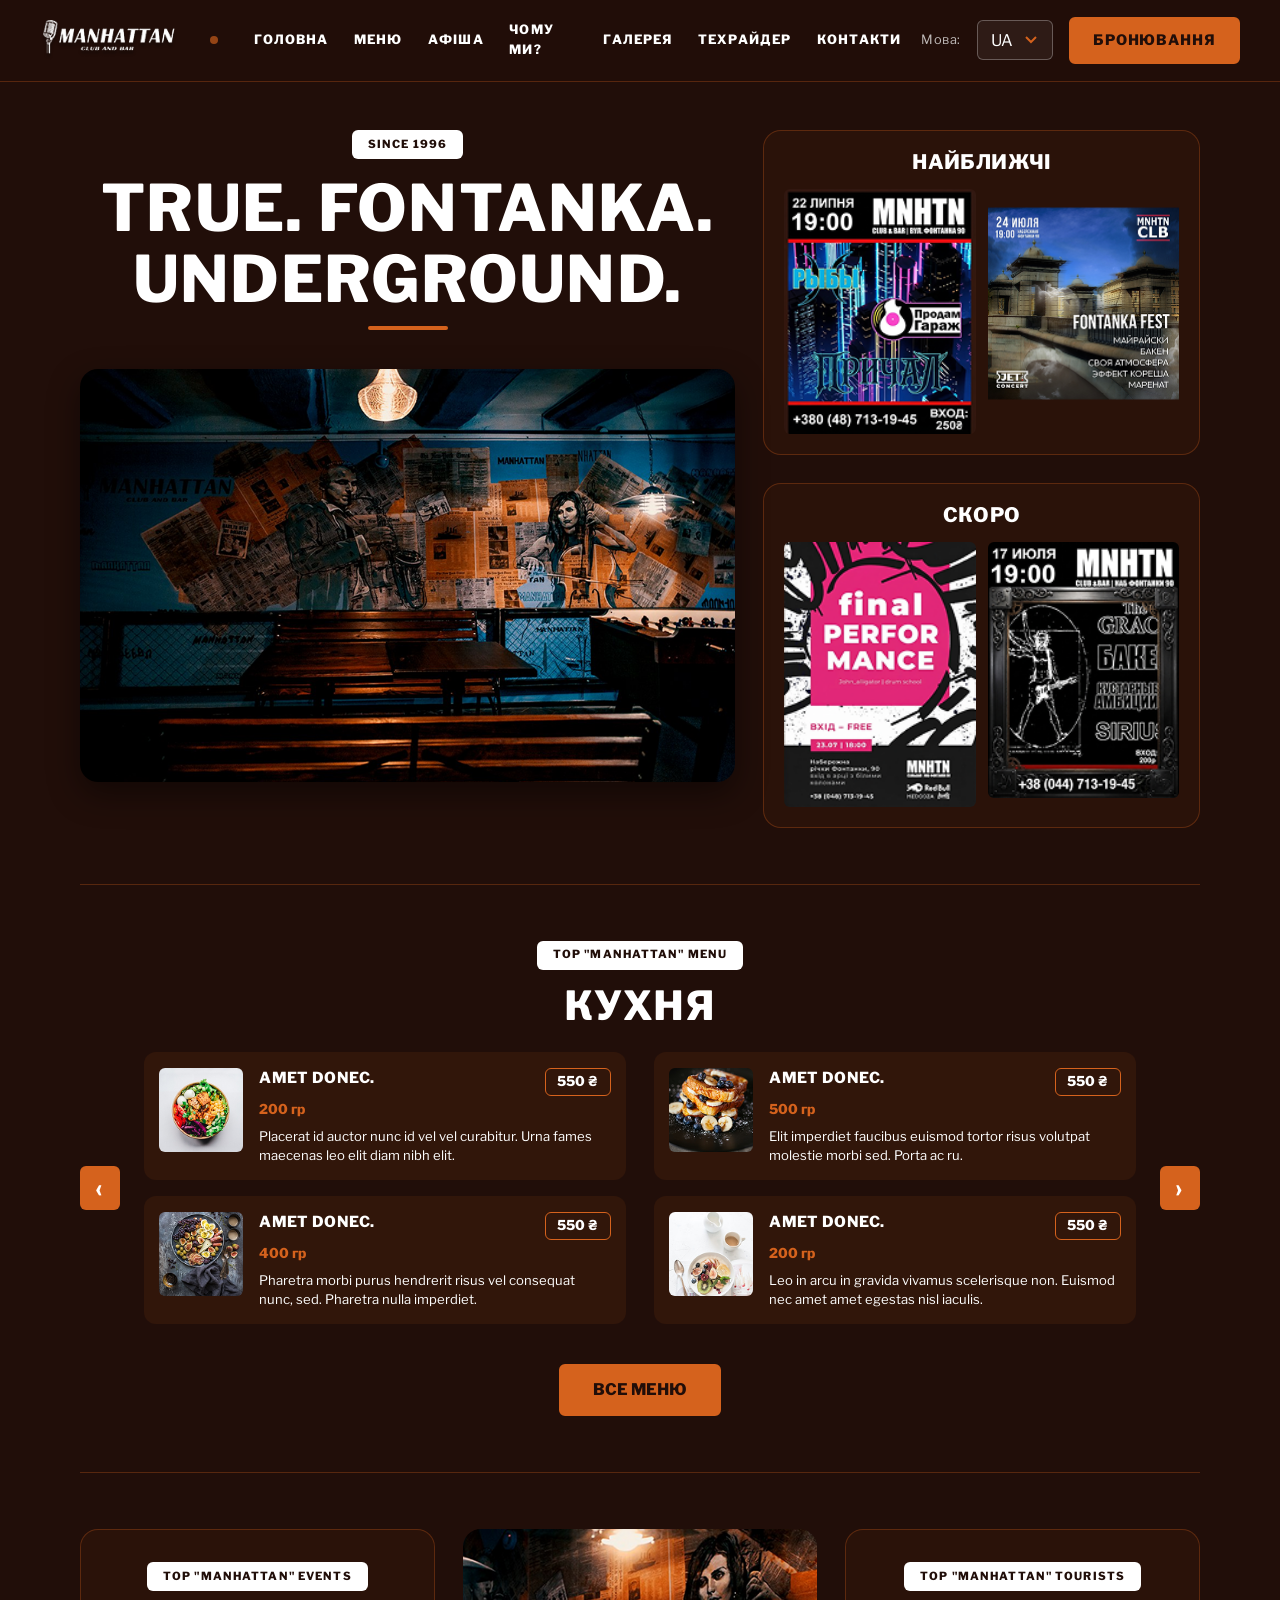
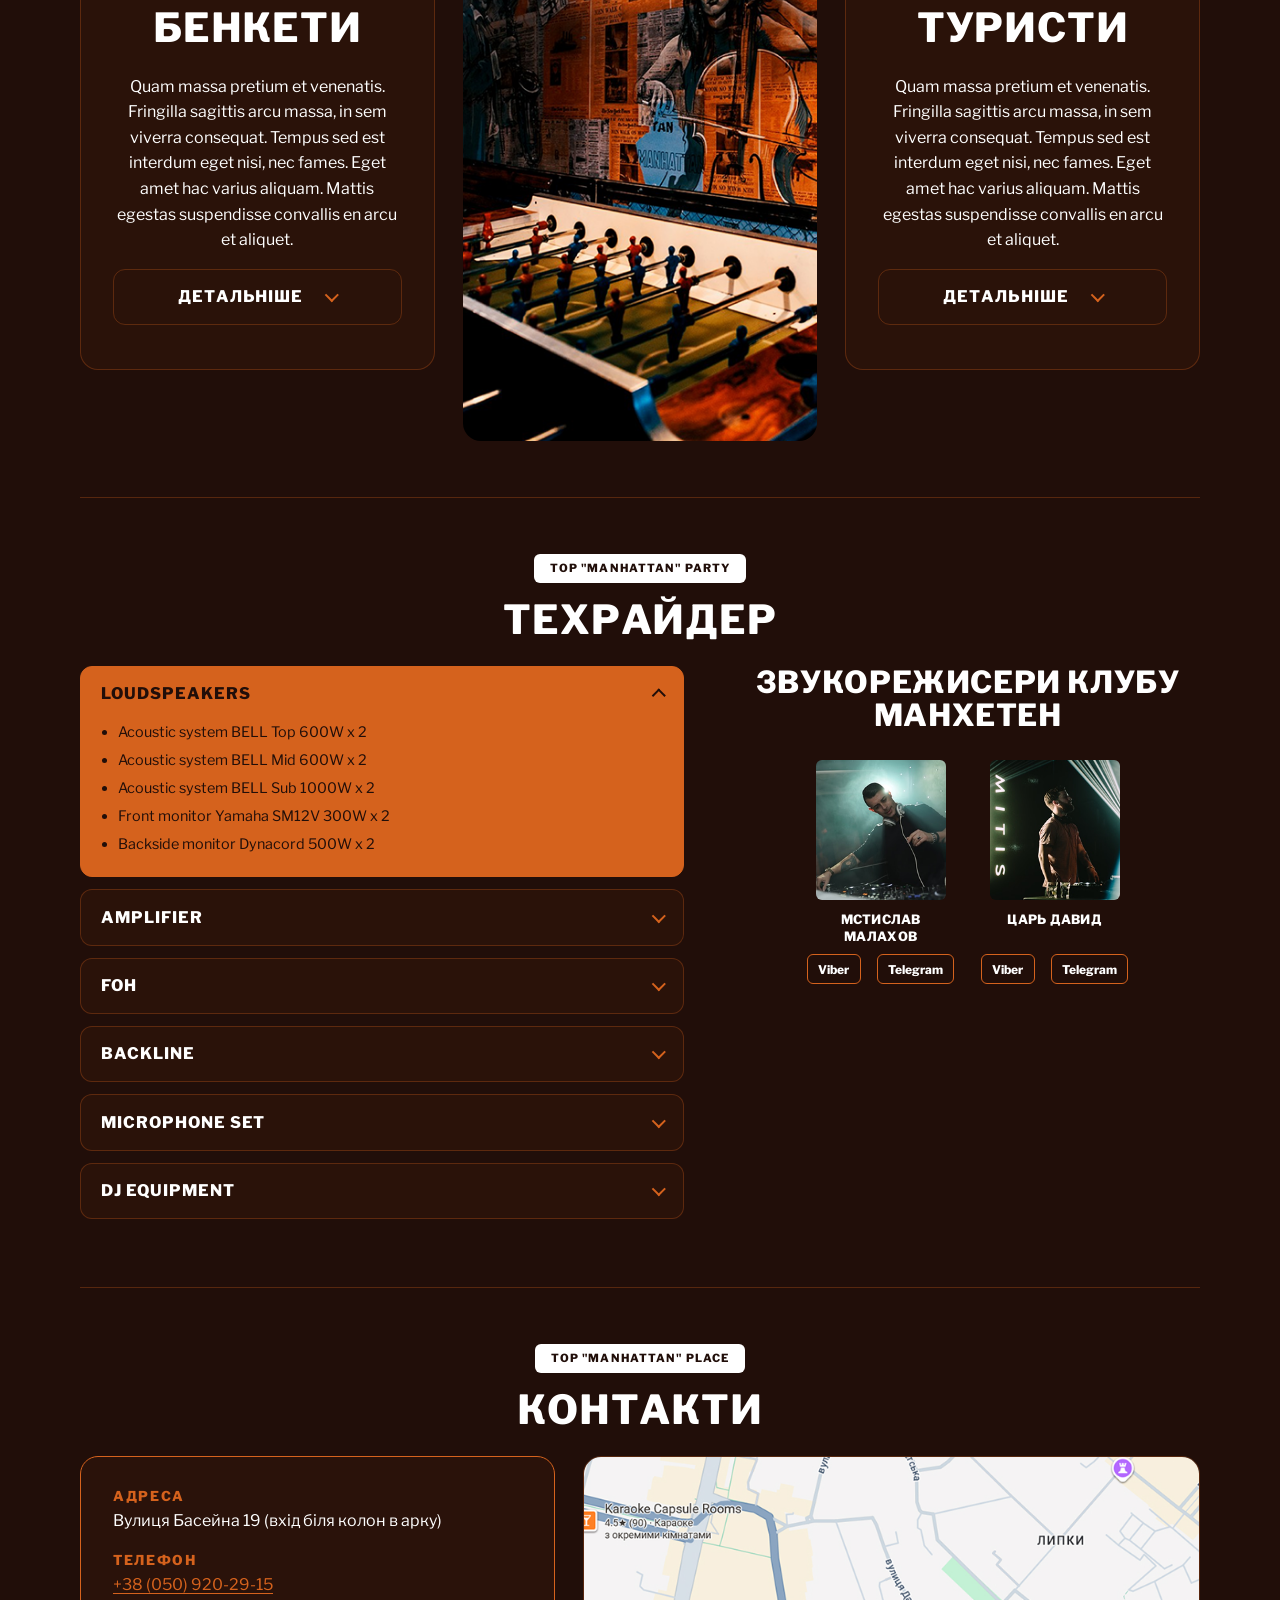
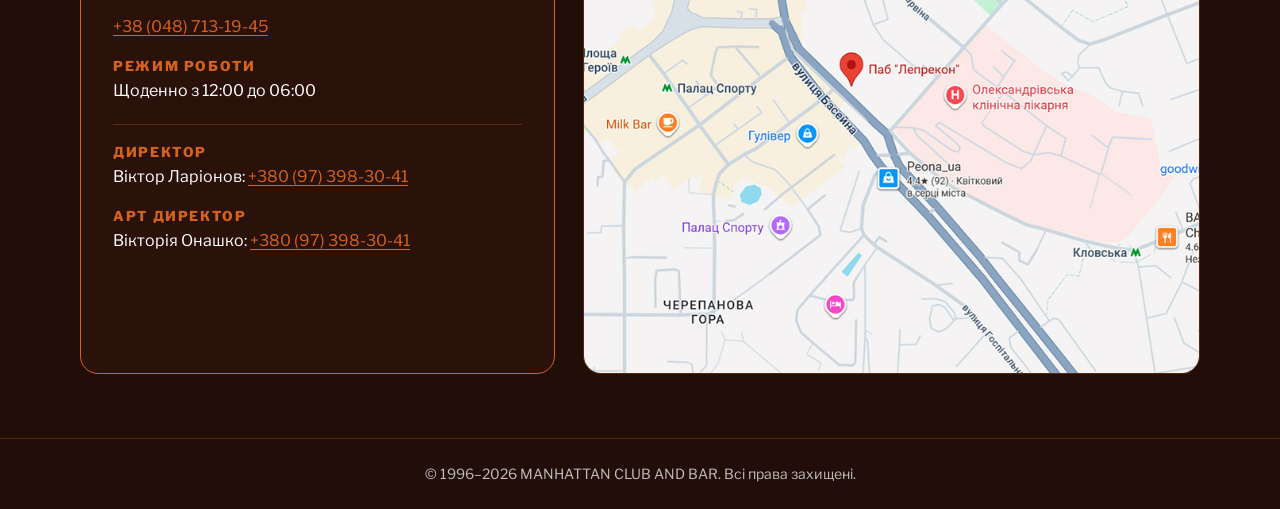
<file: index.html>
<!DOCTYPE html>
<html lang="uk">
<head>
    <meta charset="UTF-8">
    <meta name="viewport" content="width=device-width, initial-scale=1.0">
    <title>MANHATTAN Club and Bar — Головна</title>
    <meta name="theme-color" content="#210E09">
    <link rel="stylesheet" href="css/style.css">
</head>
<body>

    <!-- ШАПКА САЙТУ -->
    <header>
        <a href="index.html">
            <img src="images/icon_manhetten.png" alt="MANHATTAN Club and Bar">
        </a>
        <!-- Прихована кнопка-«важіль»: відкриває вікно входу адміністратора -->
        <button type="button" class="admin-secret" popovertarget="admin-login" aria-label="Вхід для адміністратора"></button>
        <!-- Бургер-меню (чистий CSS: прихований чекбокс + label) -->
        <input type="checkbox" id="nav-toggle" class="nav-toggle" aria-label="Відкрити меню навігації">
        <label for="nav-toggle" class="burger"><span></span></label>
        
        <!-- Головне навігаційне меню -->
        <nav>
    <ul>
        <li><a href="index.html">Головна</a></li>
        <li><a href="menu.html">Меню</a></li>
        <li><a href="affiche.html">Афіша</a></li>
        <li><a href="about.html">Чому ми?</a></li>
        <li><a href="galery.html">Галерея</a></li>
        <li><a href="index.html#techrider">Техрайдер</a></li>
        <li><a href="#contacts">Контакти</a></li>
    </ul>
</nav>

        <!-- Вибір мови -->
        <label for="lang-select">Мова:</label>
        <select id="lang-select" name="language">
            <option value="ua" selected>UA</option>
            <option value="en">EN</option>
        </select>

        <!-- Кнопка відкриття першого вспливаючого вікна бронювання -->
        <button type="button" popovertarget="booking-modal-step1">БРОНЮВАННЯ</button>
    </header>

    <hr>

    <!-- ОСНОВНИЙ КОНТЕНТ -->
    <main>

<!-- Секція HERO та Афіша -->
        <section id="afisha">
            <div>
                <p>SINCE 1996</p>
                <h1>TRUE. FONTANKA. UNDERGROUND.</h1>
                <img src="images/header_image.png" alt="Інтер'єр клубу Манхетен">
            </div>

            <!-- Блок афіш: Найближчі та Скоро -->
            <aside>
                <article>
                    <h2>НАЙБЛИЖЧІ</h2>
                    <div>
                        <button type="button" popovertarget="home-event-1" aria-label="Детальніше про подію: РЫБЫ — 22 липня"><img src="images/aff1.png" alt="РЫБЫ — 22 липня"></button>
                    </div>
                    <div>
                       <button type="button" popovertarget="home-event-2" aria-label="Детальніше про подію: FONTANKA FEST — 24 липня"><img src="images/aff2.png" alt="FONTANKA FEST — 24 липня"></button>
                    </div>
                </article>

                <article>
                    <h2>СКОРО</h2>
                    <div>
                        <button type="button" popovertarget="home-event-3" aria-label="Детальніше про подію: FINAL CONCERT — 23 липня"><img src="images/aff3.png" alt="FINAL CONCERT — 23 липня"></button>
                    </div>
                    <div>
                        <button type="button" popovertarget="home-event-4" aria-label="Детальніше про подію: THE GRACE / БАКЕН / SIRIUS — 17 липня"><img src="images/aff4.png" alt="THE GRACE / БАКЕН / SIRIUS — 17 липня"></button>
                    </div>
                </article>
            </aside>
        </section>

        <hr>

        <!-- Секція КУХНЯ (Карусель та перехід в меню) -->
        <section id="menu-carousel-section">
            <p>TOP "MANHATTAN" MENU</p>
            <h2>КУХНЯ</h2>

            <!-- Карусель без JavaScript: сторінки перемикаються радіокнопками, а стрілки — це підписи (label) до них -->
            <div id="carousel">
                <input type="radio" name="kitchen-page" id="kitchen-page-1" class="visually-hidden" aria-label="Кухня: сторінка 1" checked>
                <input type="radio" name="kitchen-page" id="kitchen-page-2" class="visually-hidden" aria-label="Кухня: сторінка 2">

                <span class="carousel-arrows carousel-arrows-1">
                    <label for="kitchen-page-2" class="carousel-arrow" title="Попередні страви">&lsaquo;</label>
                    <label for="kitchen-page-2" class="carousel-arrow" title="Наступні страви">&rsaquo;</label>
                </span>
                <span class="carousel-arrows carousel-arrows-2">
                    <label for="kitchen-page-1" class="carousel-arrow" title="Попередні страви">&lsaquo;</label>
                    <label for="kitchen-page-1" class="carousel-arrow" title="Наступні страви">&rsaquo;</label>
                </span>

                <!-- Сторінка 1: страви 1–4 -->
                <div class="carousel-page carousel-page-1">
                    <article class="dish-card">
                        <button type="button" popovertarget="home-dish-1" aria-label="Детальніше про AMET DONEC">
                            <img src="images/dish1.png" alt="AMET DONEC">
                        </button>
                        <h3>AMET DONEC.</h3>
                        <p class="dish-weight">200 гр</p>
                        <p class="dish-price"><strong>550 ₴</strong></p>
                        <p class="dish-desc">Placerat id auctor nunc id vel vel curabitur. Urna fames maecenas leo elit diam nibh elit.</p>
                    </article>
                    <article class="dish-card">
                        <button type="button" popovertarget="home-dish-2" aria-label="Детальніше про AMET DONEC">
                            <img src="images/dish2.png" alt="AMET DONEC">
                        </button>
                        <h3>AMET DONEC.</h3>
                        <p class="dish-weight">500 гр</p>
                        <p class="dish-price"><strong>550 ₴</strong></p>
                        <p class="dish-desc">Elit imperdiet faucibus euismod tortor risus volutpat molestie morbi sed. Porta ac ru.</p>
                    </article>
                    <article class="dish-card">
                        <button type="button" popovertarget="home-dish-3" aria-label="Детальніше про AMET DONEC">
                            <img src="images/dish3.png" alt="AMET DONEC">
                        </button>
                        <h3>AMET DONEC.</h3>
                        <p class="dish-weight">400 гр</p>
                        <p class="dish-price"><strong>550 ₴</strong></p>
                        <p class="dish-desc">Pharetra morbi purus hendrerit risus vel consequat nunc, sed. Pharetra nulla imperdiet.</p>
                    </article>
                    <article class="dish-card">
                        <button type="button" popovertarget="home-dish-4" aria-label="Детальніше про AMET DONEC">
                            <img src="images/dish4.png" alt="AMET DONEC">
                        </button>
                        <h3>AMET DONEC.</h3>
                        <p class="dish-weight">200 гр</p>
                        <p class="dish-price"><strong>550 ₴</strong></p>
                        <p class="dish-desc">Leo in arcu in gravida vivamus scelerisque non. Euismod nec amet amet egestas nisl iaculis.</p>
                    </article>
                </div>

                <!-- Сторінка 2: страви 5–8 -->
                <div class="carousel-page carousel-page-2">
                    <article class="dish-card">
                        <button type="button" popovertarget="home-dish-5" aria-label="Детальніше про AMET DONEC">
                            <img src="images/dish5.png" alt="AMET DONEC">
                        </button>
                        <h3>AMET DONEC.</h3>
                        <p class="dish-weight">300 гр</p>
                        <p class="dish-price"><strong>550 ₴</strong></p>
                        <p class="dish-desc">In mauris, elit nisl sed. Nulla accumsan vestibulum sed velit sagittis quis accumsan.</p>
                    </article>
                    <article class="dish-card">
                        <button type="button" popovertarget="home-dish-6" aria-label="Детальніше про AMET DONEC">
                            <img src="images/dish6.png" alt="AMET DONEC">
                        </button>
                        <h3>AMET DONEC.</h3>
                        <p class="dish-weight">500 гр</p>
                        <p class="dish-price"><strong>550 ₴</strong></p>
                        <p class="dish-desc">Duis quisque tristique nulla cursus justo, etiam viverra nulla cras. Consectetur eget augue.</p>
                    </article>
                    <article class="dish-card">
                        <button type="button" popovertarget="home-dish-7" aria-label="Детальніше про AMET DONEC">
                            <img src="images/dish7.png" alt="AMET DONEC">
                        </button>
                        <h3>AMET DONEC.</h3>
                        <p class="dish-weight">100 гр</p>
                        <p class="dish-price"><strong>550 ₴</strong></p>
                        <p class="dish-desc">In cras pharetra aliquet laoreet. Lectus nisi ante felis quam pharetra in maecenas ut felis.</p>
                    </article>
                    <article class="dish-card">
                        <button type="button" popovertarget="home-dish-8" aria-label="Детальніше про AMET DONEC">
                            <img src="images/dish8.png" alt="AMET DONEC">
                        </button>
                        <h3>AMET DONEC.</h3>
                        <p class="dish-weight">300 гр</p>
                        <p class="dish-price"><strong>550 ₴</strong></p>
                        <p class="dish-desc">Integer dolor et sed tempus non. Adipiscing viverra in viverra quisque pretium. Commodo.</p>
                    </article>
                </div>
            </div>

            <!-- Посилання на сторінку повного меню -->
            <a href="menu.html"><strong>ВСЕ МЕНЮ</strong></a>
        </section>

        <hr>

        <!-- Блок БЕНКЕТИ та ТУРИСТИ з розгортанням повного тексту -->
        <div id="events-tourists-section">
            <div>
                <!-- БЕНКЕТИ -->
                <article>
                    <p>TOP "MANHATTAN" EVENTS</p>
                    <h2>БЕНКЕТИ</h2>
                    <p>Quam massa pretium et venenatis. Fringilla sagittis arcu massa, in sem viverra consequat. Tempus sed est interdum eget nisi, nec fames. Eget amet hac varius aliquam. Mattis egestas suspendisse convallis en arcu et aliquet.</p>

                    <!-- Кнопка розгортання повного тексту та додаткової інформації -->
                    <details>
                        <summary><strong>ДЕТАЛЬНІШЕ</strong></summary>
                        <p>Porttitor risus sociis vitae nunc id lacus eget felis. Viverra et purus nibh ut. Sed ac leo sit posuere vulputate sed morbi. Donec gravida at turpis sed pulvinar. A nibh non consectetur morbi in arcu, in pellentesque mauris.</p>
                        <p>Eu sodales netus faucibus interdum interdum platea massa egestas. Facilisis donec gravida pretium diam semper at id eleifend.</p>
                        <h3>Додаткові можливості для бенкетів:</h3>
                        <ul>
                            <li>Індивідуальне розроблення меню під захід</li>
                            <li>Професійне звукове та світлове обладнання</li>
                            <li>Окремий VIP-зал для приватних подій</li>
                            <li>Персональний менеджер та обслуговування high-class</li>
                        </ul>
                    </details>
                </article>

                <br>
                <img src="images/table-football.png" alt="Настільний футбол у клубі Манхетен">
                <br>

                <!-- ТУРИСТИ -->
                <article>
                    <p>TOP "MANHATTAN" TOURISTS</p>
                    <h2>ТУРИСТИ</h2>
                    <p>Quam massa pretium et venenatis. Fringilla sagittis arcu massa, in sem viverra consequat. Tempus sed est interdum eget nisi, nec fames. Eget amet hac varius aliquam. Mattis egestas suspendisse convallis en arcu et aliquet.</p>

                    <!-- Кнопка розгортання повного тексту та додаткової інформації -->
                    <details>
                        <summary><strong>ДЕТАЛЬНІШЕ</strong></summary>
                        <p>Porttitor risus sociis vitae nunc id lacus eget felis. Viverra et purus nibh ut. Sed ac leo sit posuere vulputate sed morbi. Donec gravida at turpis sed pulvinar. A nibh non consectetur morbi in arcu, in pellentesque mauris.</p>
                        <p>Eu sodales netus faucibus interdum interdum platea massa egestas. Facilisis donec gravida pretium diam semper at id eleifend.</p>
                        <h3>Пропозиція для туристичних груп та гостей міста:</h3>
                        <ul>
                            <li>Комплексні обіди та вечері за вигідними цінами</li>
                            <li>Англомовний персонал та меню іноземними мовами</li>
                            <li>Зручна бронь для великих автобусних груп</li>
                            <li>Екскурсійні сети традиційної та авторської кухні</li>
                        </ul>
                    </details>
                </article>
            </div>
        </div>

        <hr>

        <!-- Секція ТЕХРАЙДЕР та ЗВУКОРЕЖИСЕРИ -->
        <section id="techrider">
            <p>TOP "MANHATTAN" PARTY</p>
            <h2>ТЕХРАЙДЕР</h2>

            <!-- Розгортаючі елементи (Аккордеон) -->
            <div>
                <details open>
                    <summary><strong>LOUDSPEAKERS</strong></summary>
                    <ul>
                        <li>Acoustic system BELL Top 600W x 2</li>
                        <li>Acoustic system BELL Mid 600W x 2</li>
                        <li>Acoustic system BELL Sub 1000W x 2</li>
                        <li>Front monitor Yamaha SM12V 300W x 2</li>
                        <li>Backside monitor Dynacord 500W x 2</li>
                    </ul>
                </details>

                <details>
                    <summary><strong>AMPLIFIER</strong></summary>
                    <ul>
                        <li>Crest Audio Pro 8001 x 2</li>
                        <li>Crown Macro-Tech 2400 x 1</li>
                        <li>Dynacord L2400 x 2</li>
                    </ul>
                </details>

                <details>
                    <summary><strong>FOH</strong></summary>
                    <ul>
                        <li>Soundcraft Si Impact Digital Console 32-ch</li>
                        <li>Equalizer DBX 2231</li>
                    </ul>
                </details>

                <details>
                    <summary><strong>BACKLINE</strong></summary>
                    <ul>
                        <li>Drum Kit Tama Superstar Custom</li>
                        <li>Bass Amp Ampeg SVT-4PRO + Cabinet 8x10</li>
                        <li>Guitar Combo Marshall JCM2000 DSL401 x 2</li>
                    </ul>
                </details>

                <details>
                    <summary><strong>MICROPHONE SET</strong></summary>
                    <ul>
                        <li>Shure SM58 x 4</li>
                        <li>Shure Beta 58A x 2</li>
                        <li>Shure SM57 x 4</li>
                        <li>AKG Drum Set Session I x 1</li>
                    </ul>
                </details>

                <details>
                    <summary><strong>DJ EQUIPMENT</strong></summary>
                    <ul>
                        <li>Pioneer CDJ-2000 NXS2 x 2</li>
                        <li>Pioneer DJM-900 NXS2 x 1</li>
                    </ul>
                </details>
            </div>

            <!-- Звукорежисери -->
            <aside>
                <h3>ЗВУКОРЕЖИСЕРИ КЛУБУ МАНХЕТЕН</h3>
                <div>
                    <img src="images/soundengineer1.png" alt="Мстислав Малахов">
                    <h4>МСТИСЛАВ МАЛАХОВ</h4>
                    <p>
                        <a href="https://viber.com" target="_blank" rel="noopener">Viber</a> | 
                        <a href="https://t.me" target="_blank" rel="noopener">Telegram</a>
                    </p>
                </div>
                <div>
                    <img src="images/soundengineer2.png" alt="Царь Давид">
                    <h4>ЦАРЬ ДАВИД</h4>
                    <p>
                        <a href="https://viber.com" target="_blank" rel="noopener">Viber</a> | 
                        <a href="https://t.me" target="_blank" rel="noopener">Telegram</a>
                    </p>
                </div>
            </aside>
        </section>

        <hr>

        <!-- Секція КОНТАКТИ -->
        <section id="contacts">
            <p>TOP "MANHATTAN" PLACE</p>
            <h2>КОНТАКТИ</h2>

            <div>
                <h3>АДРЕСА</h3>
                <p>Вулиця Басейна 19 (вхід біля колон в арку)</p>

                <h3>ТЕЛЕФОН</h3>
                <p><a href="tel:+78127131945">+38 (050) 920-29-15</a></p>
                <p><a href="tel:+380487131945">+38 (048) 713-19-45</a></p>

                <h3>РЕЖИМ РОБОТИ</h3>
                <p>Щоденно з 12:00 до 06:00</p>

                <hr>

                <h3>ДИРЕКТОР</h3>
                <p>Віктор Ларіонов: <a href="tel:+380973983041">+380 (97) 398-30-41</a></p>

                <h3>АРТ ДИРЕКТОР</h3>
                <p>Вікторія Онашко: <a href="tel:+380973983041">+380 (97) 398-30-41</a></p>
            </div>

            <!-- Карта розташування -->
            <div>
                <h3>КАРТА</h3>
                <a href="https://maps.google.com/?q=вулиця+Басейна+19+Київ" target="_blank" rel="noopener" title="Відкрити карту в Google Maps">
                    <img src="images/map.jpg" alt="Карта розташування закладу за адресою вул. Басейна 19">
                </a>
            </div>
        </section>

    </main>

    <hr>

    <!-- ФУТЕР (ПІДВАЛ) -->
    <footer>
        <p>&copy; 1996–2026 MANHATTAN CLUB AND BAR. Всі права захищені.</p>
    </footer>

    <!-- ВСПЛИВАЮЧІ ВІКНА БРОНЮВАННЯ -->

    <!-- ВСПЛИВАЮЧЕ ВІКНО 1: Введення даних користувача (ГОЛОВНЕ ОКТЕМЕ ВІКНО) -->
    <div id="booking-modal-step1" popover>
        <header>
            <h2>БРОНЮВАННЯ</h2>
            <button type="button" popovertarget="booking-modal-step1" popovertargetaction="hide" aria-label="Закрити">&times;</button>
        </header>

        <form>
            <p>
                <label for="fio"><strong>ВВЕДІТЬ ВАШ ПІБ:</strong></label><br>
                <input type="text" id="fio" name="fio" placeholder="Іванов Іван Іванович" minlength="5" autocomplete="name" required>
            </p>

            <p>
                <label for="phone"><strong>ВВЕДІТЬ НОМЕР ТЕЛЕФОНУ:</strong></label><br>
                <input type="tel" id="phone" name="phone" placeholder="+380XXXXXXXXX" pattern="\+380[0-9]{9}" title="Формат: +380XXXXXXXXX" inputmode="tel" autocomplete="tel" required>
            </p>

            <p>
                <label for="guests"><strong>ВВЕДІТЬ КІЛЬКІСТЬ ОСІБ ЗА СТОЛИК:</strong></label><br>
                <input type="number" id="guests" name="guests" min="1" max="20" placeholder="2" required>
            </p>

            <p>
                <label for="cert"><strong>ВВЕДІТЬ АКЦІЙНИЙ СЕРТИФІКАТ (ЗА НАЯВНОСТІ):</strong></label><br>
                <input type="text" id="cert" name="certificate" placeholder="XXXX-XXXX" pattern="[A-Za-z0-9]{4}-[A-Za-z0-9]{4}" title="Формат: XXXX-XXXX">
            </p>

            <p>
                <label for="comments"><strong>ДОДАТКОВІ ПОБАЖАННЯ (ЗА ПОТРЕБИ):</strong></label><br>
                <textarea id="comments" name="comments" rows="3" placeholder="Ваші побажання..."></textarea>
            </p>

            <div>
                <img src="images/booking-preview.png" alt="Попередній перегляд зали">
            </div>
            <br>
            <!-- Відкриває Крок 2 поверх Кроку 1 -->
            <button type="button" class="booking-next" popovertarget="booking-modal-step2" popovertargetaction="show">ДАЛІ</button>
        <button type="button" class="booking-next-off" disabled>ДАЛІ</button>
        </form>

        <!-- ВСПЛИВАЮЧЕ ВІКНО 2: Вибір дати (ВКЛАДЕНЕ В КРОК 1) -->
        <div id="booking-modal-step2" popover>
            <header>
                <h2>БРОНЮВАННЯ</h2>
                <button type="button" popovertarget="booking-modal-step1" popovertargetaction="hide" aria-label="Закрити">&times;</button>
            </header>

            <form>
                <fieldset>
                    <legend><strong>ОБЕРІТЬ ДЕНЬ:</strong></legend>
                    <input type="date" id="booking-date" name="booking_date" required>
                </fieldset>

                <fieldset>
                    <legend><strong>ВІЛЬНИЙ ЧАС (*ЧАС ВАШОГО ПРИХОДУ):</strong></legend>

                    <p>
                        <span><strong>ЗАНЯТО:</strong> [Заповнена кнопка]</span> | 
                        <span><strong>ВІЛЬНО:</strong> [Прозора кнопка]</span>
                    </p>

                    <div>
                        <label><input type="radio" name="time_slot" value="12:00" disabled> 12:00 (Занято)</label><br>
                        <label><input type="radio" name="time_slot" value="14:00" required> 14:00 (Вільно)</label><br>
                        <label><input type="radio" name="time_slot" value="16:00" required> 16:00 (Вільно)</label><br>
                        <label><input type="radio" name="time_slot" value="18:00" required> 18:00 (Вільно)</label><br>
                        <label><input type="radio" name="time_slot" value="20:00" disabled> 20:00 (Занято)</label><br>
                        <label><input type="radio" name="time_slot" value="22:00" required> 22:00 (Вільно)</label><br>
                        <label><input type="radio" name="time_slot" value="00:00" required> 00:00 (Вільно)</label><br>
                        <label><input type="radio" name="time_slot" value="02:00" required> 02:00 (Вільно)</label>
                    </div>
                </fieldset>

                <br>
                <!-- НАЗАД закриває Крок 2 і повертає до Кроку 1 -->
                <button type="button" popovertarget="booking-modal-step2" popovertargetaction="hide">НАЗАД</button>
                <!-- Відкриває Крок 3 поверх Кроку 2 -->
                <button type="button" class="booking-finish" popovertarget="booking-modal-step3" popovertargetaction="show">ЗАВЕРШИТИ</button>
            <button type="button" class="booking-finish-off" disabled>ЗАВЕРШИТИ</button>
            </form>

            <!-- ВСПЛИВАЮЧЕ ВІКНО 3: Підтвердження (ВКЛАДЕНЕ В КРОК 2) -->
            <div id="booking-modal-step3" popover>
                <header>
                    <h2>БРОНЮВАННЯ</h2>
                    <button type="button" popovertarget="booking-modal-step1" popovertargetaction="hide" aria-label="Закрити">&times;</button>
                </header>

                <section>
                    <h3>ДЯКУЮ! ВИ ЗАБРОНЮВАЛИ СТОЛИК</h3>
                    <p><em>*НЕЗАБАРОМ ВАМ НАДІЙДЕ СМС ЗА ВКАЗАНИМ НОМЕРОМ. ЗА НАЯВНОСТІ ПИТАНЬ, ЗВЕРТАЙТЕСЯ ЗА НОМЕРОМ В СМС</em></p>
                    
                    <br>
                    <!-- СУПЕР закриває повністю весь комплекс вікон -->
                    <button type="button" popovertarget="booking-modal-step1" popovertargetaction="hide">СУПЕР!</button>
                </section>
            </div>
        </div>
    </div>

    <!-- Вікно входу адміністратора (Popover API, без JS) -->
    <!-- Вікна з повною інформацією про події (відкриваються з постерів «Найближчі / Скоро») -->
    <div id="home-event-1" popover>
        <header>
            <h2>ПОДРОБИЦІ ПОДІЇ</h2>
            <button type="button" popovertarget="home-event-1" popovertargetaction="hide" aria-label="Закрити">&times;</button>
        </header>
        <article>
            <img src="images/afisha1.png" alt="Збільшений постер РЫБЫ">
            <h3>РЫБЫ (Прем'єра програми)</h3>
            <p><strong>Дата та час:</strong> 22 липня, 19:00</p>
            <p><strong>Вартість квитка:</strong> 250 ₴</p>
            <p><strong>Умови оплати:</strong> Оплата квитка здійснюється при вході в заклад.</p>
            <p><strong>Опис події:</strong> Прем'єра нової програми гурту «РЫБЫ» за підтримки гурту «Продам Гараж». Не пропустіть головну прем'єру тижня!</p>
        </article>
    </div>

    <div id="home-event-2" popover>
        <header>
            <h2>ПОДРОБИЦІ ПОДІЇ</h2>
            <button type="button" popovertarget="home-event-2" popovertargetaction="hide" aria-label="Закрити">&times;</button>
        </header>
        <article>
            <img src="images/afisha3.png" alt="Збільшений постер FONTANKA FEST">
            <h3>FONTANKA FEST</h3>
            <p><strong>Дата та час:</strong> 24 липня, 19:00</p>
            <p><strong>Вартість квитка:</strong> Вхід вільний</p>
            <p><strong>Умови оплати:</strong> Вхід вільний, оплата квитка не потрібна.</p>
            <p><strong>Опис події:</strong> Майрайський бакен, своя атмосфера, ефект кореша, марафон диджеїв та драм-атмосфера протягом усього вечора.</p>
        </article>
    </div>

    <div id="home-event-3" popover>
        <header>
            <h2>ПОДРОБИЦІ ПОДІЇ</h2>
            <button type="button" popovertarget="home-event-3" popovertargetaction="hide" aria-label="Закрити">&times;</button>
        </header>
        <article>
            <img src="images/afisha2.png" alt="Збільшений постер FINAL CONCERT">
            <h3>FINAL CONCERT</h3>
            <p><strong>Дата та час:</strong> 23 липня, 18:00</p>
            <p><strong>Вартість квитка:</strong> Вхід вільний (FREE ENTRY)</p>
            <p><strong>Умови оплати:</strong> Вхід вільний, оплата квитка не потрібна.</p>
            <p><strong>Опис події:</strong> Фінальний концерт літньої серії вечірок. Набережна річки Фонтанки, 90. Живий звук, драйвовий світловий супровід та спеціальні гості фестивалю.</p>
        </article>
    </div>

    <div id="home-event-4" popover>
        <header>
            <h2>ПОДРОБИЦІ ПОДІЇ</h2>
            <button type="button" popovertarget="home-event-4" popovertargetaction="hide" aria-label="Закрити">&times;</button>
        </header>
        <article>
            <img src="images/afisha4.png" alt="Збільшений постер THE GRACE / БАКЕН / SIRIUS">
            <h3>THE GRACE / БАКЕН / SIRIUS</h3>
            <p><strong>Дата та час:</strong> 17 липня, 19:00</p>
            <p><strong>Вартість квитка:</strong> 200 ₴</p>
            <p><strong>Умови оплати:</strong> Оплата квитка здійснюється при вході в заклад.</p>
            <p><strong>Опис події:</strong> Спільний концерт трьох гуртів: The Grace, Кустарные Амбиции та Sirius. Незабутня шоу-програма та живе виконання.</p>
        </article>
    </div>

    <div id="admin-login" popover>
        <header>
            <h2>Вхід для адміністратора</h2>
            <button type="button" popovertarget="admin-login" popovertargetaction="hide" aria-label="Закрити">&times;</button>
        </header>
        <form action="admin.html" method="get">
            <p>
                <label for="admin-user">Логін</label><br>
                <input type="text" id="admin-user" placeholder="admin" minlength="3" autocomplete="username" required>
            </p>
            <p>
                <label for="admin-pass">Пароль</label><br>
                <input type="password" id="admin-pass" placeholder="••••••••" minlength="6" autocomplete="current-password" required>
            </p>
            <button type="submit">Увійти</button>
        </form>
    </div>
    <!-- Вікна з описом страв (відкриваються кліком по страві в каруселі «Кухня») -->
    <div id="home-dish-1" popover>
        <header>
            <p><strong>КУХНЯ</strong></p>
            <button type="button" popovertarget="home-dish-1" popovertargetaction="hide" aria-label="Закрити">&times;</button>
        </header>
        
        <article>
            <img src="images/dish1.png" alt="AMET DONEC.">
            <h3>AMET DONEC.</h3>
            <p><strong>200 ГРН</strong></p>
            <p>Quam massa pretium et venenatis. Fringilla sagittis, arcu massa, in sem viverra consequat. Tempus sed est interdum eget nisi, nec fames. Eget amet hac varius aliquam. Mattis egestas suspendisse convallis eu arcu et aliquet.</p>
            <p>Porttitor risus sociis vitae nunc id lacus eget felis. Viverra et purus nibh ut. Sed ac leo sit posuere vulputate sed morbi. Donec gravida at turpis sed pulvinar. A nibh non consectetur morbi in arcu, in pellentesque mauris.</p>
        </article>
    </div>

    <div id="home-dish-2" popover>
        <header>
            <p><strong>КУХНЯ</strong></p>
            <button type="button" popovertarget="home-dish-2" popovertargetaction="hide" aria-label="Закрити">&times;</button>
        </header>
        
        <article>
            <img src="images/dish2.png" alt="AMET DONEC.">
            <h3>AMET DONEC.</h3>
            <p><strong>500 ГРН</strong></p>
            <p>Quam massa pretium et venenatis. Fringilla sagittis, arcu massa, in sem viverra consequat. Tempus sed est interdum eget nisi, nec fames. Eget amet hac varius aliquam. Mattis egestas suspendisse convallis eu arcu et aliquet.</p>
            <p>Porttitor risus sociis vitae nunc id lacus eget felis. Viverra et purus nibh ut. Sed ac leo sit posuere vulputate sed morbi. Donec gravida at turpis sed pulvinar. A nibh non consectetur morbi in arcu, in pellentesque mauris.</p>
        </article>
    </div>

    <div id="home-dish-3" popover>
        <header>
            <p><strong>КУХНЯ</strong></p>
            <button type="button" popovertarget="home-dish-3" popovertargetaction="hide" aria-label="Закрити">&times;</button>
        </header>
        
        <article>
            <img src="images/dish3.png" alt="AMET DONEC.">
            <h3>AMET DONEC.</h3>
            <p><strong>400 ГРН</strong></p>
            <p>Quam massa pretium et venenatis. Fringilla sagittis, arcu massa, in sem viverra consequat. Tempus sed est interdum eget nisi, nec fames. Eget amet hac varius aliquam. Mattis egestas suspendisse convallis eu arcu et aliquet.</p>
            <p>Porttitor risus sociis vitae nunc id lacus eget felis. Viverra et purus nibh ut. Sed ac leo sit posuere vulputate sed morbi. Donec gravida at turpis sed pulvinar. A nibh non consectetur morbi in arcu, in pellentesque mauris.</p>
        </article>
    </div>

    <div id="home-dish-4" popover>
        <header>
            <p><strong>КУХНЯ</strong></p>
            <button type="button" popovertarget="home-dish-4" popovertargetaction="hide" aria-label="Закрити">&times;</button>
        </header>
        
        <article>
            <img src="images/dish4.png" alt="AMET DONEC.">
            <h3>AMET DONEC.</h3>
            <p><strong>200 ГРН</strong></p>
            <p>Quam massa pretium et venenatis. Fringilla sagittis, arcu massa, in sem viverra consequat. Tempus sed est interdum eget nisi, nec fames. Eget amet hac varius aliquam. Mattis egestas suspendisse convallis eu arcu et aliquet.</p>
            <p>Porttitor risus sociis vitae nunc id lacus eget felis. Viverra et purus nibh ut. Sed ac leo sit posuere vulputate sed morbi. Donec gravida at turpis sed pulvinar. A nibh non consectetur morbi in arcu, in pellentesque mauris.</p>
        </article>
    </div>

    <div id="home-dish-5" popover>
        <header>
            <p><strong>КУХНЯ</strong></p>
            <button type="button" popovertarget="home-dish-5" popovertargetaction="hide" aria-label="Закрити">&times;</button>
        </header>
        
        <article>
            <img src="images/dish5.png" alt="AMET DONEC.">
            <h3>AMET DONEC.</h3>
            <p><strong>300 ГРН</strong></p>
            <p>Quam massa pretium et venenatis. Fringilla sagittis, arcu massa, in sem viverra consequat. Tempus sed est interdum eget nisi, nec fames.</p>
        </article>
    </div>

    <div id="home-dish-6" popover>
        <header>
            <p><strong>КУХНЯ</strong></p>
            <button type="button" popovertarget="home-dish-6" popovertargetaction="hide" aria-label="Закрити">&times;</button>
        </header>
        
        <article>
            <img src="images/dish6.png" alt="AMET DONEC.">
            <h3>AMET DONEC.</h3>
            <p><strong>500 ГРН</strong></p>
            <p>Quam massa pretium et venenatis. Fringilla sagittis, arcu massa, in sem viverra consequat. Tempus sed est interdum eget nisi, nec fames.</p>
        </article>
    </div>

    <div id="home-dish-7" popover>
        <header>
            <p><strong>КУХНЯ</strong></p>
            <button type="button" popovertarget="home-dish-7" popovertargetaction="hide" aria-label="Закрити">&times;</button>
        </header>
        
        <article>
            <img src="images/dish7.png" alt="AMET DONEC.">
            <h3>AMET DONEC.</h3>
            <p><strong>100 ГРН</strong></p>
            <p>Quam massa pretium et venenatis. Fringilla sagittis, arcu massa, in sem viverra consequat. Tempus sed est interdum eget nisi, nec fames.</p>
        </article>
    </div>

    <div id="home-dish-8" popover>
        <header>
            <p><strong>КУХНЯ</strong></p>
            <button type="button" popovertarget="home-dish-8" popovertargetaction="hide" aria-label="Закрити">&times;</button>
        </header>
        
        <article>
            <img src="images/dish8.png" alt="AMET DONEC.">
            <h3>AMET DONEC.</h3>
            <p><strong>300 ГРН</strong></p>
            <p>Quam massa pretium et venenatis. Fringilla sagittis, arcu massa, in sem viverra consequat. Tempus sed est interdum eget nisi, nec fames.</p>
        </article>
    </div>

</body>
</html>
</file>
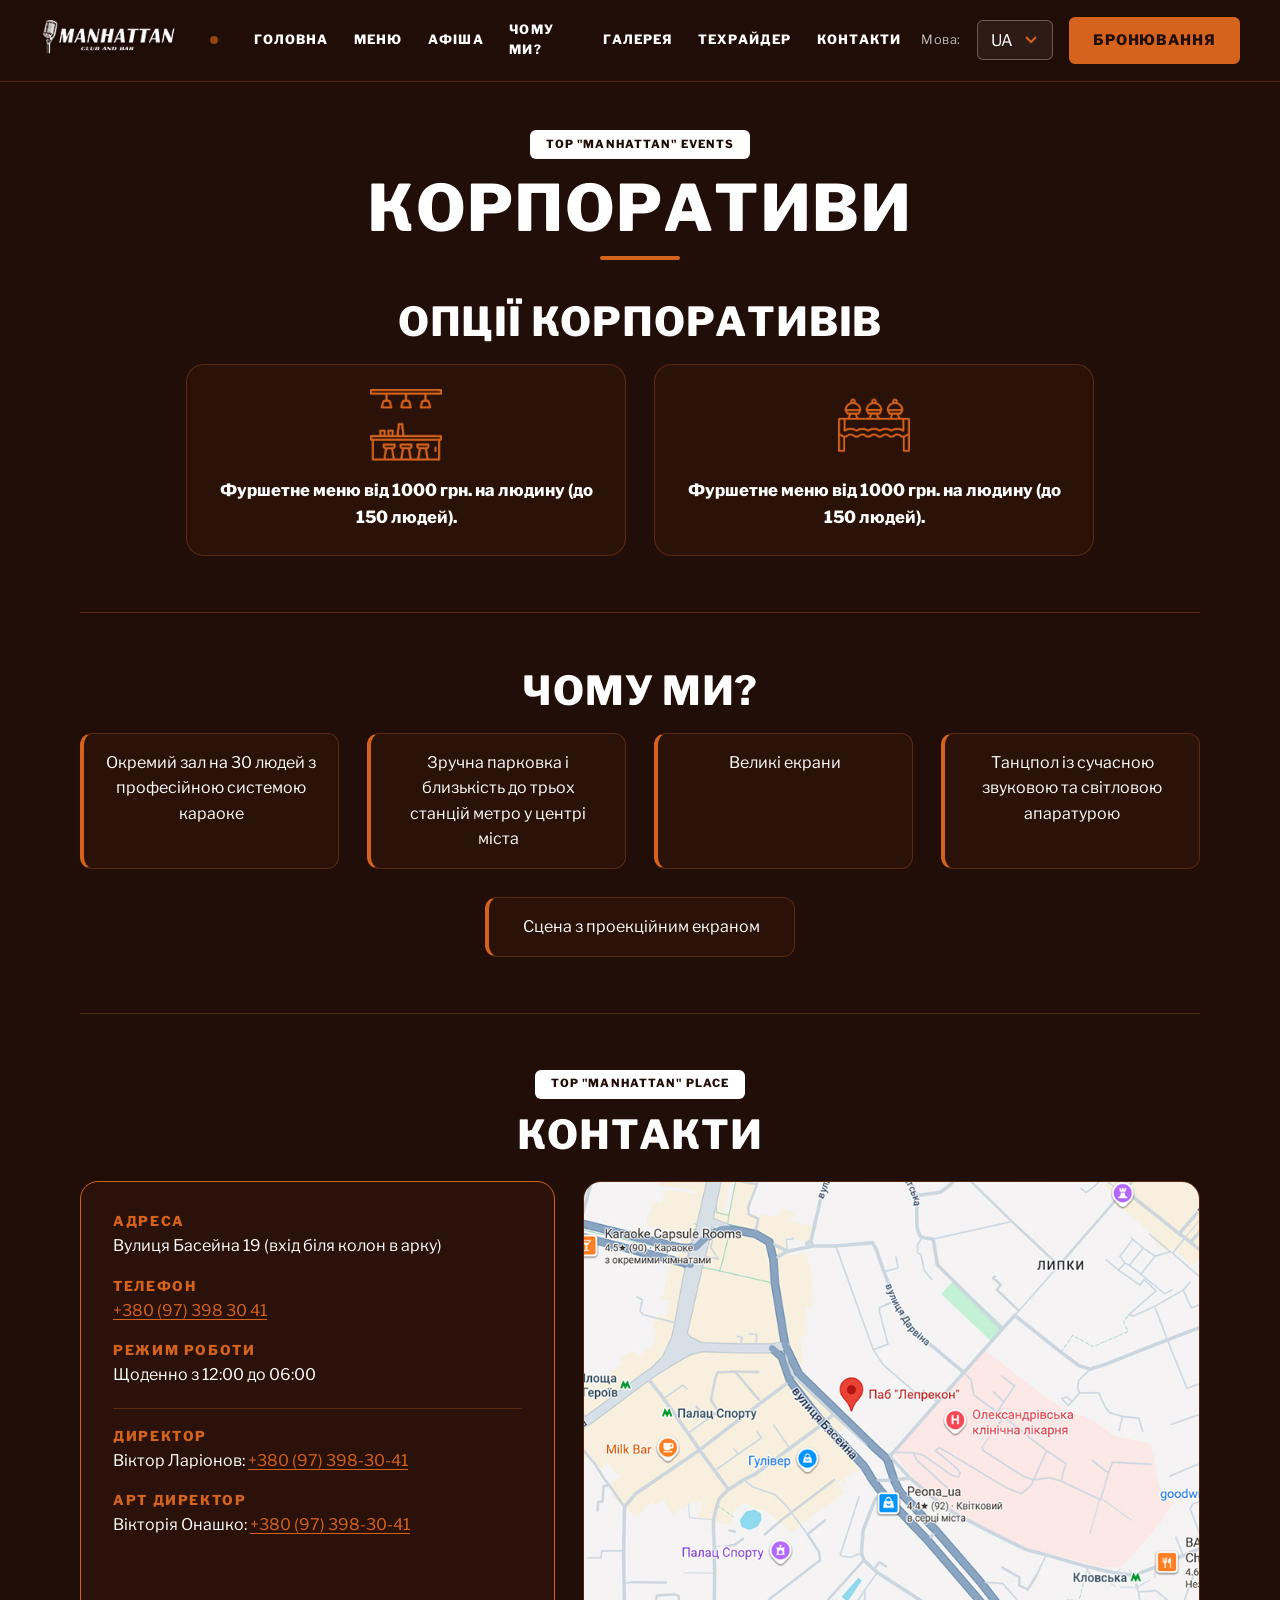
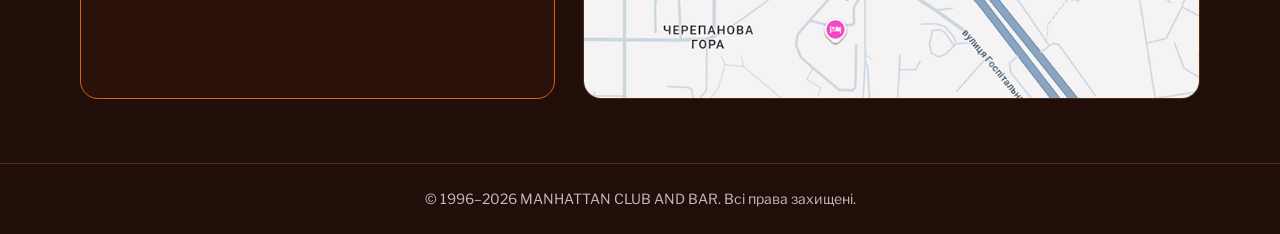
<file: about.html>
<!DOCTYPE html>
<html lang="uk">
<head>
    <meta charset="UTF-8">
    <meta name="viewport" content="width=device-width, initial-scale=1.0">
    <title>MANHATTAN Club and Bar — Корпоративи</title>
    <meta name="theme-color" content="#210E09">
    <link rel="stylesheet" href="css/style.css">
</head>
<body>

    <header>
        <a href="index.html">
            <img src="images/icon_manhetten.png" alt="MANHATTAN Club and Bar">
        </a>
        <!-- Прихована кнопка-«важіль»: відкриває вікно входу адміністратора -->
        <button type="button" class="admin-secret" popovertarget="admin-login" aria-label="Вхід для адміністратора"></button>
        <!-- Бургер-меню (чистий CSS: прихований чекбокс + label) -->
        <input type="checkbox" id="nav-toggle" class="nav-toggle" aria-label="Відкрити меню навігації">
        <label for="nav-toggle" class="burger"><span></span></label>
        
        <nav>
            <ul>
                <li><a href="index.html">Головна</a></li>
                <li><a href="menu.html">Меню</a></li>
                <li><a href="affiche.html">Афіша</a></li>
                <li><a href="about.html">Чому ми?</a></li>
                <li><a href="galery.html">Галерея</a></li>
                <li><a href="index.html#techrider">Техрайдер</a></li>
                <li><a href="#contacts">Контакти</a></li>
            </ul>
        </nav>

        <!-- Вибір мови -->
        <label for="lang-select">Мова:</label>
        <select id="lang-select" name="language">
            <option value="ua" selected>UA</option>
            <option value="en">EN</option>
        </select>

        <!-- Кнопка відкриття першого вспливаючого вікна бронювання -->
        <button type="button" popovertarget="booking-modal-step1">БРОНЮВАННЯ</button>
    </header>

    <hr>

    <!-- ОСНОВНИЙ КОНТЕНТ -->
    <main>

        <!-- Секція КОРПОРАТИВИ -->
        <section id="corporate">
            <p>TOP "MANHATTAN" EVENTS</p>
            <h1>КОРПОРАТИВИ</h1>

            <h2>ОПЦІЇ КОРПОРАТИВІВ</h2>

            <div>
                <!-- Блок 1 -->
                <figure class="corporate-card">
                    <img src="images/cook_icon.png" alt="Барна стійка">
                    <figcaption><strong>Фуршетне меню від 1000 грн. на людину (до 150 людей).</strong></figcaption>
                </figure>

                <!-- Блок 2 -->
                <figure class="corporate-card">
                    <img src="images/furtsher_icon.png" alt="Фуршетний стіл">
                    <figcaption><strong>Фуршетне меню від 1000 грн. на людину (до 150 людей).</strong></figcaption>
                </figure>
            </div>
        </section>

        <hr>

        <!-- Секція ЧОМУ МИ? -->
        <section id="why-us">
            <h2>ЧОМУ МИ?</h2>

            <ul>
                <li>Окремий зал на 30 людей з професійною системою караоке</li>
                <li>Зручна парковка і близькість до трьох станцій метро у центрі міста</li>
                <li>Великі екрани</li>
                <li>Танцпол із сучасною звуковою та світловою апаратурою</li>
                <li>Сцена з проекційним екраном</li>
            </ul>
        </section>

        <hr>

        <!-- Секція КОНТАКТИ -->
        <section id="contacts">
            <p>TOP "MANHATTAN" PLACE</p>
            <h2>КОНТАКТИ</h2>

            <div>
                <div class="info">
                    <h3>АДРЕСА</h3>
                    <p>Вулиця Басейна 19 (вхід біля колон в арку)</p>

                    <h3>ТЕЛЕФОН</h3>
                    <p><a href="tel:+380973983041">+380 (97) 398 30 41</a></p>

                    <h3>РЕЖИМ РОБОТИ</h3>
                    <p>Щоденно з 12:00 до 06:00</p>

                    <hr>
                </div>
                <div class="persons">
                    <h3>ДИРЕКТОР</h3>
                    <p>Віктор Ларіонов: <a href="tel:+380973983041">+380 (97) 398-30-41</a></p>

                    <h3>АРТ ДИРЕКТОР</h3>
                    <p>Вікторія Онашко: <a href="tel:+380973983041">+380 (97) 398-30-41</a></p>
                </div>
            </div>

            <!-- Карта розташування -->
            <div>
                <h3>КАРТА</h3>
                <a href="https://maps.google.com/?q=вулиця+Басейна+19+Київ" target="_blank" rel="noopener" title="Відкрити карту в Google Maps">
                    <img src="images/map.jpg" alt="Карта розташування закладу за адресою вул. Басейна 19">
                </a>
            </div>
        </section>

    </main>

    <hr>

    <!-- ФУТЕР (ПІДВАЛ) -->
    <footer>
        <p>&copy; 1996–2026 MANHATTAN CLUB AND BAR. Всі права захищені.</p>
    </footer>


    <!-- ВСПЛИВАЮЧІ ВІКНА БРОНЮВАННЯ -->

    <!-- ВСПЛИВАЮЧЕ ВІКНО 1: Введення даних користувача (ГОЛОВНЕ ОКРЕМЕ ВІКНО) -->
    <div id="booking-modal-step1" popover>
        <header>
            <h2>БРОНЮВАННЯ</h2>
            <button type="button" popovertarget="booking-modal-step1" popovertargetaction="hide" aria-label="Закрити">&times;</button>
        </header>

        <form>
            <p>
                <label for="fio"><strong>ВВЕДІТЬ ВАШ ПІБ:</strong></label><br>
                <input type="text" id="fio" name="fio" placeholder="Іванов Іван Іванович" minlength="5" autocomplete="name" required>
            </p>

            <p>
                <label for="phone"><strong>ВВЕДІТЬ НОМЕР ТЕЛЕФОНУ:</strong></label><br>
                <input type="tel" id="phone" name="phone" placeholder="+380XXXXXXXXX" pattern="\+380[0-9]{9}" title="Формат: +380XXXXXXXXX" inputmode="tel" autocomplete="tel" required>
            </p>

            <p>
                <label for="guests"><strong>ВВЕДІТЬ КІЛЬКІСТЬ ОСІБ ЗА СТОЛИК:</strong></label><br>
                <input type="number" id="guests" name="guests" min="1" max="20" placeholder="2" required>
            </p>

            <p>
                <label for="cert"><strong>ВВЕДІТЬ АКЦІЙНИЙ СЕРТИФІКАТ (ЗА НАЯВНОСТІ):</strong></label><br>
                <input type="text" id="cert" name="certificate" placeholder="XXXX-XXXX" pattern="[A-Za-z0-9]{4}-[A-Za-z0-9]{4}" title="Формат: XXXX-XXXX">
            </p>

            <p>
                <label for="comments"><strong>ДОДАТКОВІ ПОБАЖАННЯ (ЗА ПОТРЕБИ):</strong></label><br>
                <textarea id="comments" name="comments" rows="3" placeholder="Ваші побажання..."></textarea>
            </p>

            <div>
                <img src="images/booking-preview.png" alt="Попередній перегляд зали">
            </div>
            <br>
            <!-- Відкриває Крок 2 поверх Кроку 1 -->
            <button type="button" class="booking-next" popovertarget="booking-modal-step2" popovertargetaction="show">ДАЛІ</button>
        <button type="button" class="booking-next-off" disabled>ДАЛІ</button>
        </form>

        <!-- ВСПЛИВАЮЧЕ ВІКНО 2: Вибір дати (ВКЛАДЕНЕ В КРОК 1) -->
        <div id="booking-modal-step2" popover>
            <header>
                <h2>БРОНЮВАННЯ</h2>
                <button type="button" popovertarget="booking-modal-step1" popovertargetaction="hide" aria-label="Закрити">&times;</button>
            </header>

            <form>
                <fieldset>
                    <legend><strong>ОБЕРІТЬ ДЕНЬ:</strong></legend>
                    <input type="date" id="booking-date" name="booking_date" required>
                </fieldset>

                <fieldset>
                    <legend><strong>ВІЛЬНИЙ ЧАС (*ЧАС ВАШОГО ПРИХОДУ):</strong></legend>

                    <p>
                        <span><strong>ЗАНЯТО:</strong> [Заповнена кнопка]</span> | 
                        <span><strong>ВІЛЬНО:</strong> [Прозора кнопка]</span>
                    </p>

                    <div>
                        <label><input type="radio" name="time_slot" value="12:00" disabled> 12:00 (Занято)</label><br>
                        <label><input type="radio" name="time_slot" value="14:00" required> 14:00 (Вільно)</label><br>
                        <label><input type="radio" name="time_slot" value="16:00" required> 16:00 (Вільно)</label><br>
                        <label><input type="radio" name="time_slot" value="18:00" required> 18:00 (Вільно)</label><br>
                        <label><input type="radio" name="time_slot" value="20:00" disabled> 20:00 (Занято)</label><br>
                        <label><input type="radio" name="time_slot" value="22:00" required> 22:00 (Вільно)</label><br>
                        <label><input type="radio" name="time_slot" value="00:00" required> 00:00 (Вільно)</label><br>
                        <label><input type="radio" name="time_slot" value="02:00" required> 02:00 (Вільно)</label>
                    </div>
                </fieldset>

                <br>
                <!-- НАЗАД закриває Крок 2 і повертає до Кроку 1 -->
                <button type="button" popovertarget="booking-modal-step2" popovertargetaction="hide">НАЗАД</button>
                <!-- Відкриває Крок 3 поверх Кроку 2 -->
                <button type="button" class="booking-finish" popovertarget="booking-modal-step3" popovertargetaction="show">ЗАВЕРШИТИ</button>
            <button type="button" class="booking-finish-off" disabled>ЗАВЕРШИТИ</button>
            </form>

            <!-- ВСПЛИВАЮЧЕ ВІКНО 3: Підтвердження (ВКЛАДЕНЕ В КРОК 2) -->
            <div id="booking-modal-step3" popover>
                <header>
                    <h2>БРОНЮВАННЯ</h2>
                    <button type="button" popovertarget="booking-modal-step1" popovertargetaction="hide" aria-label="Закрити">&times;</button>
                </header>

                <section>
                    <h3>ДЯКУЮ! ВИ ЗАБРОНЮВАЛИ СТОЛИК</h3>
                    <p><em>*НЕЗАБАРОМ ВАМ НАДІЙДЕ СМС ЗА ВКАЗАНИМ НОМЕРОМ. ЗА НАЯВНОСТІ ПИТАНЬ, ЗВЕРТАЙТЕСЯ ЗА НОМЕРОМ В СМС</em></p>
                    
                    <br>
                    <!-- СУПЕР закриває повністю весь комплекс вікон -->
                    <button type="button" popovertarget="booking-modal-step1" popovertargetaction="hide">СУПЕР!</button>
                </section>
            </div>
        </div>
    </div>

    <!-- Вікно входу адміністратора (Popover API, без JS) -->
    <div id="admin-login" popover>
        <header>
            <h2>Вхід для адміністратора</h2>
            <button type="button" popovertarget="admin-login" popovertargetaction="hide" aria-label="Закрити">&times;</button>
        </header>
        <form action="admin.html" method="get">
            <p>
                <label for="admin-user">Логін</label><br>
                <input type="text" id="admin-user" placeholder="admin" minlength="3" autocomplete="username" required>
            </p>
            <p>
                <label for="admin-pass">Пароль</label><br>
                <input type="password" id="admin-pass" placeholder="••••••••" minlength="6" autocomplete="current-password" required>
            </p>
            <button type="submit">Увійти</button>
        </form>
    </div>
</body>
</html>
</file>
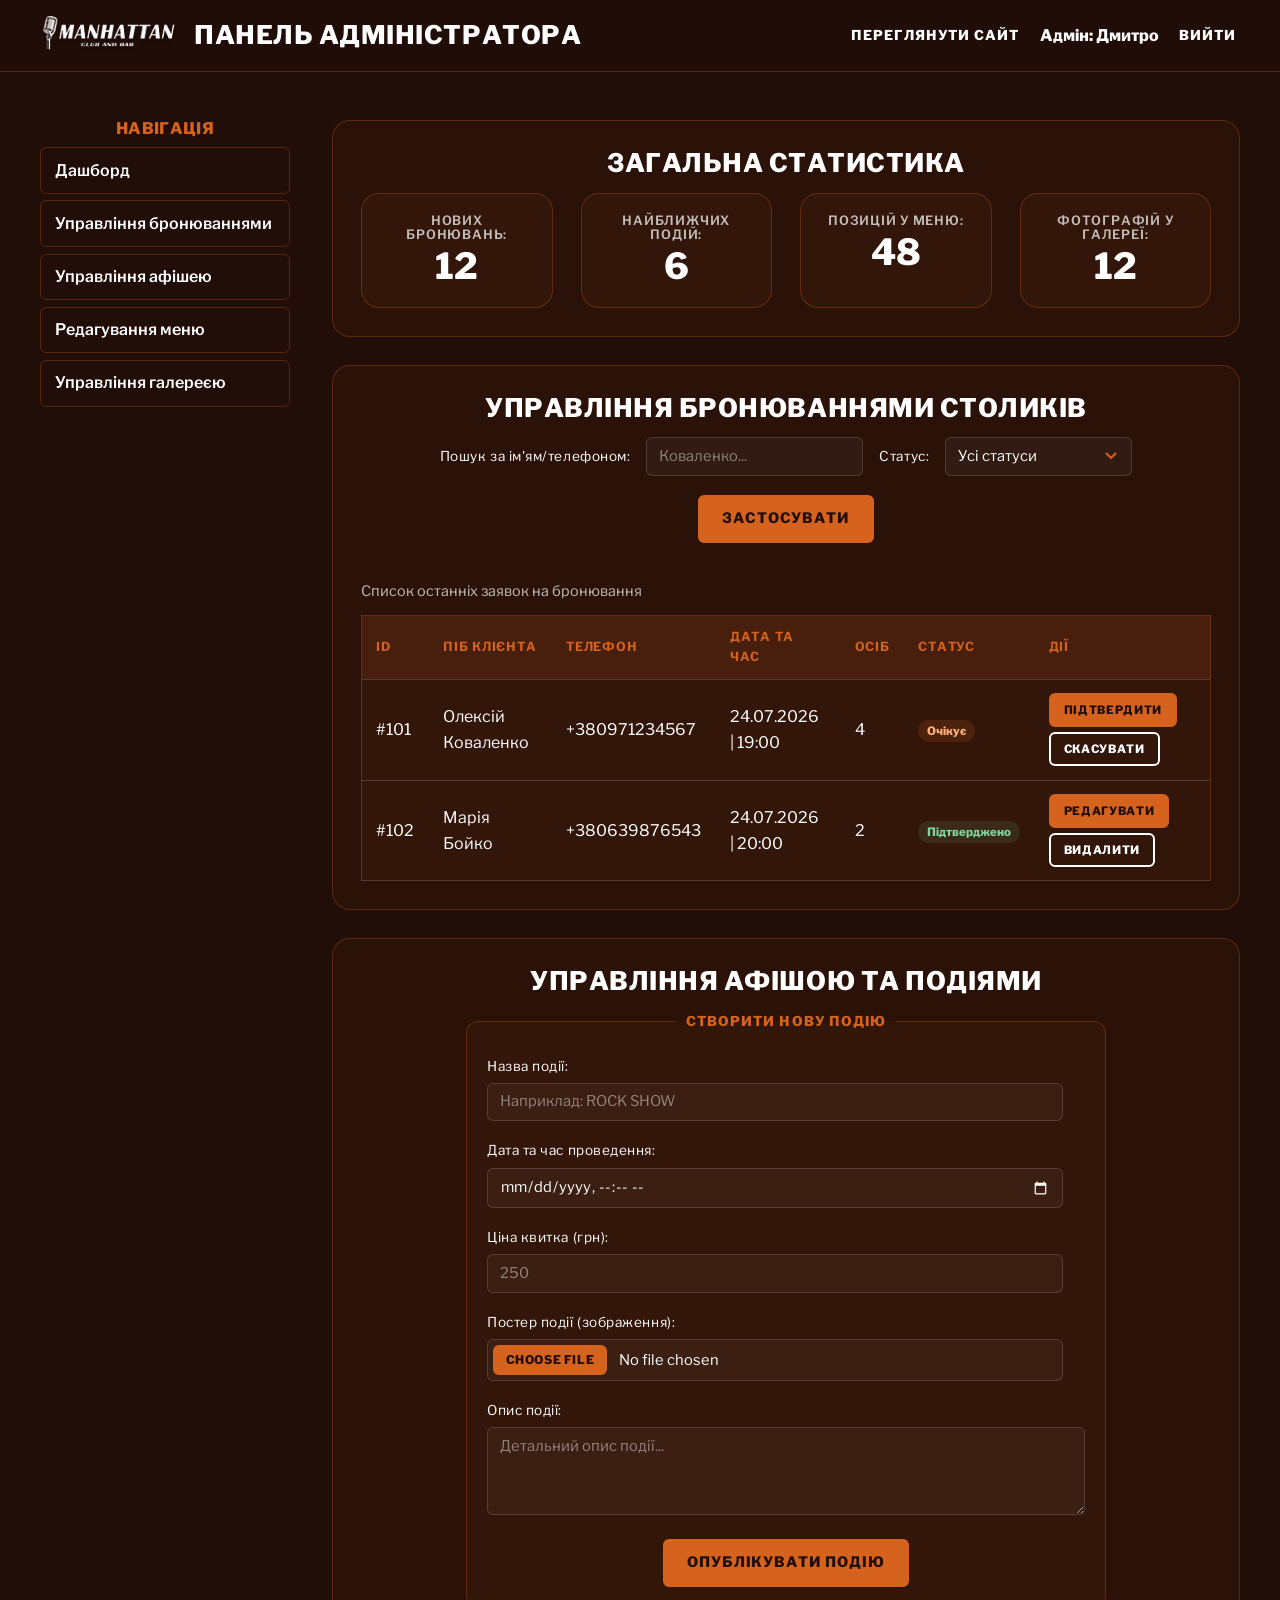
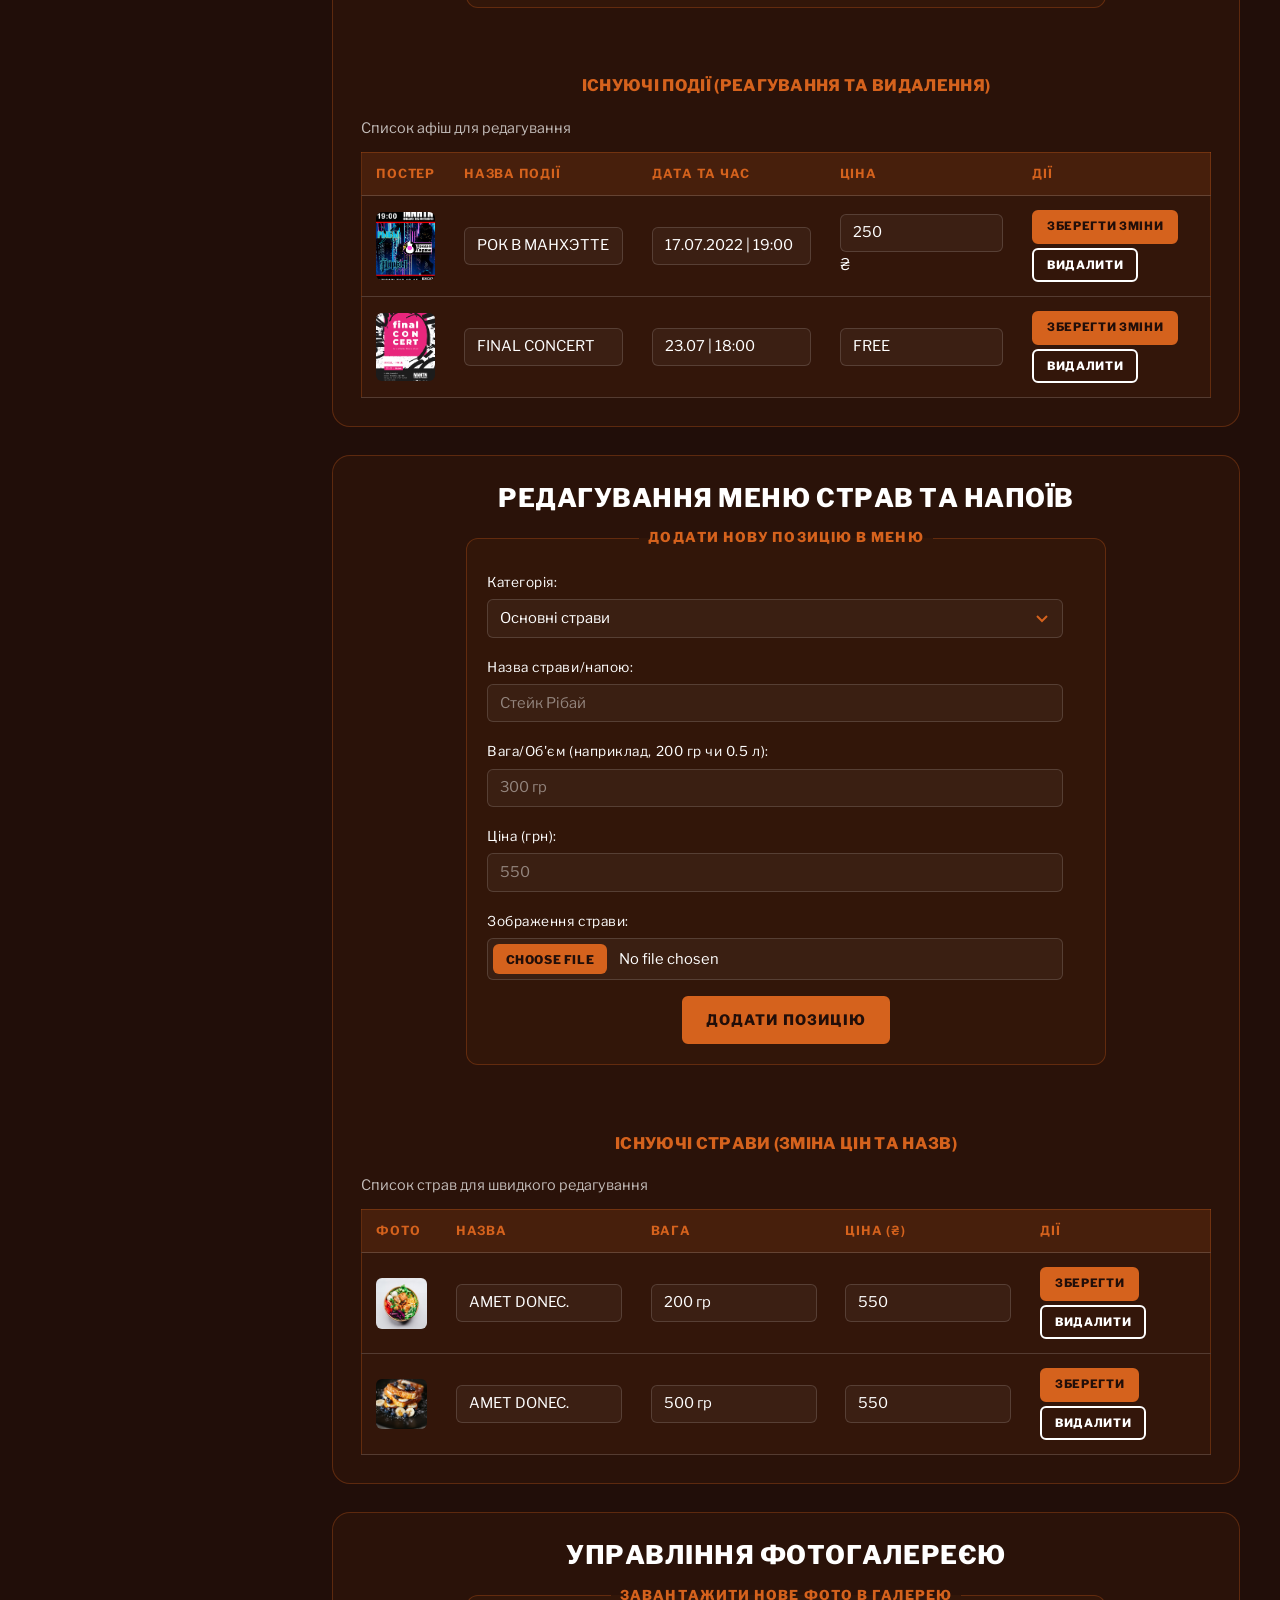
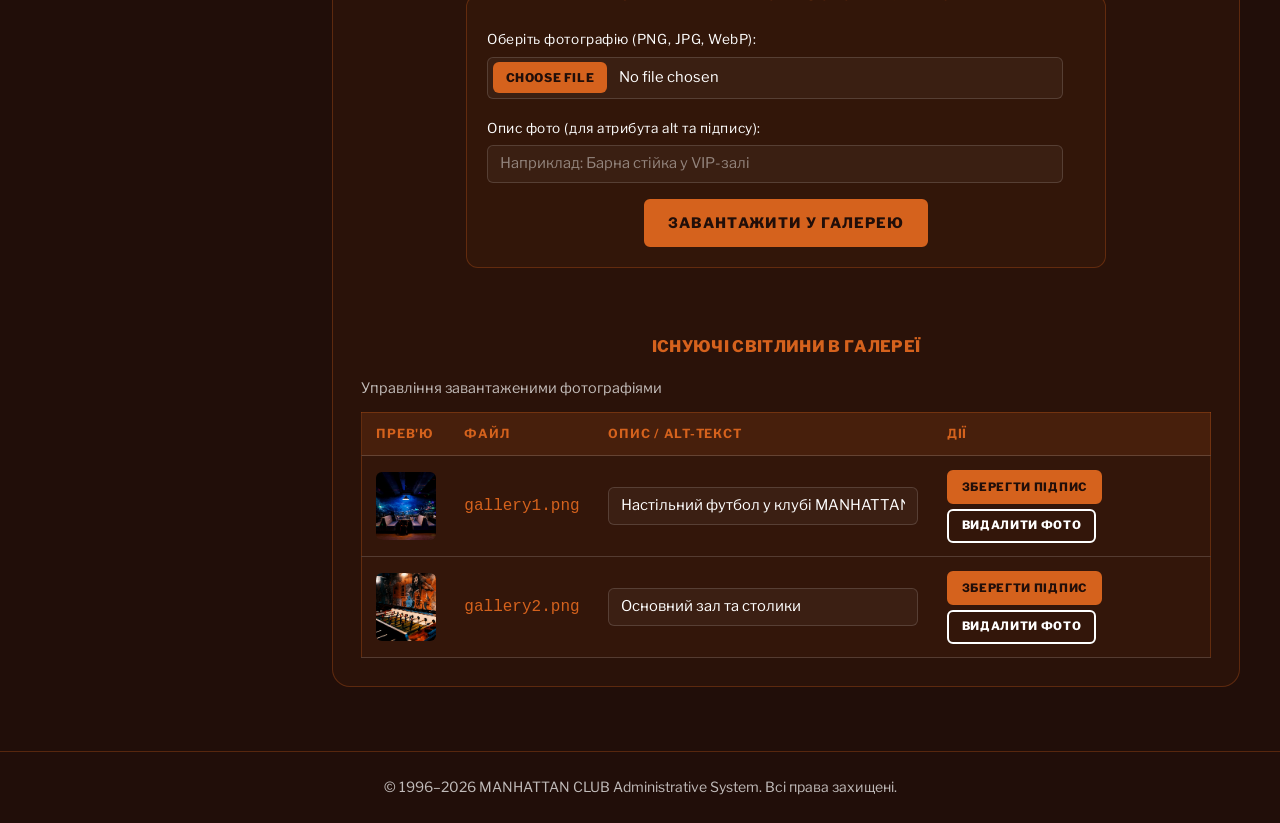
<file: admin.html>
<!DOCTYPE html>
<html lang="uk">
<head>
    <meta charset="UTF-8">
    <meta name="viewport" content="width=device-width, initial-scale=1.0">
    <title>MANHATTAN Club — Панель адміністратора</title>
    <meta name="theme-color" content="#210E09">
    <link rel="stylesheet" href="css/style.css">
</head>
<body class="page-admin">

    <!-- ШАПКА АДМІНКИ -->
    <header>
        <a href="index.html">
            <img src="images/icon_manhetten.png" alt="MANHATTAN Club and Bar">
        </a>
        <h1>ПАНЕЛЬ АДМІНІСТРАТОРА</h1>
        
        <nav>
            <ul>
                <li><a href="index.html" target="_blank">Переглянути сайт</a></li>
                <li><strong>Адмін: Дмитро</strong></li>
                <li><a href="index.html">Вийти</a></li>
            </ul>
        </nav>
    </header>

    <hr>

    <!-- ОСНОВНИЙ КОНТЕНТ -->
    <main>

        <!-- БІЧНЕ МЕНЮ НАВІГАЦІЇ АДМІНКИ -->
        <aside>
            <h2>НАВІГАЦІЯ</h2>
            <nav>
                <ul>
                    <li><a href="#stat">Дашборд</a></li>
                    <li><a href="#bookings-management">Управління бронюваннями</a></li>
                    <li><a href="#afisha-management">Управління афішею</a></li>
                    <li><a href="#menu-management">Редагування меню</a></li>
                    <li><a href="#gallery-management">Управління галереєю</a></li>
                </ul>
            </nav>
        </aside>

        <hr>

        <!-- СЕКЦІЯ 1: СТАТИСТИКА (ДАШБОРД) -->
        <section id="stat">
            <h2>ЗАГАЛЬНА СТАТИСТИКА</h2>
            <div>
                <figure>
                    <figcaption><strong>Нових бронювань:</strong> 12</figcaption>
                </figure>
                <figure>
                    <figcaption><strong>Найближчих подій:</strong> 6</figcaption>
                </figure>
                <figure>
                    <figcaption><strong>Позицій у меню:</strong> 48</figcaption>
                </figure>
                <figure>
                    <figcaption><strong>Фотографій у галереї:</strong> 12</figcaption>
                </figure>
            </div>
        </section>

        <hr>

        <!-- СЕКЦІЯ 2: ТАБЛИЦЯ УПРАВЛІННЯ БРОНЮВАННЯМИ -->
        <section id="bookings-management">
            <h2>УПРАВЛІННЯ БРОНЮВАННЯМИ СТОЛИКІВ</h2>

            <form action="#" method="get">
                <label for="search-booking">Пошук за ім'ям/телефоном:</label>
                <input type="search" id="search-booking" name="q" placeholder="Коваленко...">

                <label for="filter-status">Статус:</label>
                <select id="filter-status" name="status">
                    <option value="all">Усі статуси</option>
                    <option value="pending">Очікує підтвердження</option>
                    <option value="confirmed">Підтверджено</option>
                    <option value="canceled">Скасовано</option>
                </select>

                <button type="submit">Застосувати</button>
            </form>

            <br>

            <table>
                <caption>Список останніх заявок на бронювання</caption>
                <thead>
                    <tr>
                        <th>ID</th>
                        <th>ПІБ клієнта</th>
                        <th>Телефон</th>
                        <th>Дата та час</th>
                        <th>Осіб</th>
                        <th>Статус</th>
                        <th>Дії</th>
                    </tr>
                </thead>
                <tbody>
                    <tr>
                        <td>#101</td>
                        <td>Олексій Коваленко</td>
                        <td>+380971234567</td>
                        <td>24.07.2026 | 19:00</td>
                        <td>4</td>
                        <td><mark>Очікує</mark></td>
                        <td>
                            <button type="button">Підтвердити</button>
                            <button type="button">Скасувати</button>
                        </td>
                    </tr>
                    <tr>
                        <td>#102</td>
                        <td>Марія Бойко</td>
                        <td>+380639876543</td>
                        <td>24.07.2026 | 20:00</td>
                        <td>2</td>
                        <td><strong>Підтверджено</strong></td>
                        <td>
                            <button type="button">Редагувати</button>
                            <button type="button">Видалити</button>
                        </td>
                    </tr>
                </tbody>
            </table>
        </section>

        <hr>

        <!-- СЕКЦІЯ 3: УПРАВЛІННЯ АФІШОЮ -->
        <section id="afisha-management">
            <h2>УПРАВЛІННЯ АФІШОЮ ТА ПОДІЯМИ</h2>

            <form action="#" method="post" enctype="multipart/form-data">
                <fieldset>
                    <legend><strong>Створити нову подію</strong></legend>

                    <p>
                        <label for="event-title">Назва події:</label><br>
                        <input type="text" id="event-title" name="event_title" placeholder="Наприклад: ROCK SHOW" required>
                    </p>

                    <p>
                        <label for="event-date">Дата та час проведення:</label><br>
                        <input type="datetime-local" id="event-date" name="event_date" required>
                    </p>

                    <p>
                        <label for="event-price">Ціна квитка (грн):</label><br>
                        <input type="number" id="event-price" name="event_price" min="0" step="50" placeholder="250" required>
                    </p>

                    <p>
                        <label for="event-poster">Постер події (зображення):</label><br>
                        <input type="file" id="event-poster" name="event_poster" accept="image/*" required>
                    </p>

                    <p>
                        <label for="event-desc">Опис події:</label><br>
                        <textarea id="event-desc" name="event_desc" rows="3" cols="50" placeholder="Детальний опис події..." required></textarea>
                    </p>

                    <button type="submit">Опублікувати подію</button>
                </fieldset>
            </form>

            <br>

            <h3>ІСНУЮЧІ ПОДІЇ (РЕАГУВАННЯ ТА ВИДАЛЕННЯ)</h3>
            <table>
                <caption>Список афіш для редагування</caption>
                <thead>
                    <tr>
                        <th>Постер</th>
                        <th>Назва події</th>
                        <th>Дата та час</th>
                        <th>Ціна</th>
                        <th>Дії</th>
                    </tr>
                </thead>
                <tbody>
                    <tr>
                        <td><img src="images/afisha1.png" alt="Прев'ю РОК В МАНХЭТТЕНЕ" width="60"></td>
                        <td><input type="text" name="edit_title_1" value="РОК В МАНХЭТТЕНЕ"></td>
                        <td><input type="text" name="edit_date_1" value="17.07.2022 | 19:00"></td>
                        <td><input type="number" name="edit_price_1" value="250"> ₴</td>
                        <td>
                            <button type="button">Зберегти зміни</button>
                            <button type="button">Видалити</button>
                        </td>
                    </tr>
                    <tr>
                        <td><img src="images/afisha2.png" alt="Прев'ю FINAL CONCERT" width="60"></td>
                        <td><input type="text" name="edit_title_2" value="FINAL CONCERT"></td>
                        <td><input type="text" name="edit_date_2" value="23.07 | 18:00"></td>
                        <td><input type="text" name="edit_price_2" value="FREE"></td>
                        <td>
                            <button type="button">Зберегти зміни</button>
                            <button type="button">Видалити</button>
                        </td>
                    </tr>
                </tbody>
            </table>
        </section>

        <hr>

        <!-- СЕКЦІЯ 4: РЕДАГУВАННЯ МЕНЮ СТРАВ -->
        <section id="menu-management">
            <h2>РЕДАГУВАННЯ МЕНЮ СТРАВ ТА НАПОЇВ</h2>

            <form action="#" method="post" enctype="multipart/form-data">
                <fieldset>
                    <legend><strong>Додати нову позицію в меню</strong></legend>

                    <p>
                        <label for="dish-category">Категорія:</label><br>
                        <select id="dish-category" name="dish_category">
                            <option value="main">Основні страви</option>
                            <option value="appetizers">Закуски</option>
                            <option value="bar">Бар</option>
                        </select>
                    </p>

                    <p>
                        <label for="dish-name">Назва страви/напою:</label><br>
                        <input type="text" id="dish-name" name="dish_name" placeholder="Стейк Рібай" required>
                    </p>

                    <p>
                        <label for="dish-weight">Вага/Об'єм (наприклад, 200 гр чи 0.5 л):</label><br>
                        <input type="text" id="dish-weight" name="dish_weight" placeholder="300 гр" required>
                    </p>

                    <p>
                        <label for="dish-price">Ціна (грн):</label><br>
                        <input type="number" id="dish-price" name="dish_price" min="0" placeholder="550" required>
                    </p>

                    <p>
                        <label for="dish-image">Зображення страви:</label><br>
                        <input type="file" id="dish-image" name="dish_image" accept="image/*" required>
                    </p>

                    <button type="submit">Додати позицію</button>
                </fieldset>
            </form>

            <br>

            <h3>ІСНУЮЧІ СТРАВИ (ЗМІНА ЦІН ТА НАЗВ)</h3>
            <table>
                <caption>Список страв для швидкого редагування</caption>
                <thead>
                    <tr>
                        <th>Фото</th>
                        <th>Назва</th>
                        <th>Вага</th>
                        <th>Ціна (₴)</th>
                        <th>Дії</th>
                    </tr>
                </thead>
                <tbody>
                    <tr>
                        <td><img src="images/dish1.png" alt="AMET DONEC" width="50"></td>
                        <td><input type="text" name="edit_dish_name_1" value="AMET DONEC."></td>
                        <td><input type="text" name="edit_dish_weight_1" value="200 гр"></td>
                        <td><input type="number" name="edit_dish_price_1" value="550"></td>
                        <td>
                            <button type="button">Зберегти</button>
                            <button type="button">Видалити</button>
                        </td>
                    </tr>
                    <tr>
                        <td><img src="images/dish2.png" alt="AMET DONEC" width="50"></td>
                        <td><input type="text" name="edit_dish_name_2" value="AMET DONEC."></td>
                        <td><input type="text" name="edit_dish_weight_2" value="500 гр"></td>
                        <td><input type="number" name="edit_dish_price_2" value="550"></td>
                        <td>
                            <button type="button">Зберегти</button>
                            <button type="button">Видалити</button>
                        </td>
                    </tr>
                </tbody>
            </table>
        </section>

        <hr>

        <!-- СЕКЦІЯ 5: УПРАВЛІННЯ ГАЛЕРЕЄЮ -->
        <section id="gallery-management">
            <h2>УПРАВЛІННЯ ФОТОГАЛЕРЕЄЮ</h2>

            <form action="#" method="post" enctype="multipart/form-data">
                <fieldset>
                    <legend><strong>Завантажити нове фото в галерею</strong></legend>

                    <p>
                        <label for="gallery-file">Оберіть фотографію (PNG, JPG, WebP):</label><br>
                        <input type="file" id="gallery-file" name="gallery_file" accept="image/*" required>
                    </p>

                    <p>
                        <label for="gallery-alt">Опис фото (для атрибута alt та підпису):</label><br>
                        <input type="text" id="gallery-alt" name="gallery_alt" placeholder="Наприклад: Барна стійка у VIP-залі" required>
                    </p>

                    <button type="submit">Завантажити у галерею</button>
                </fieldset>
            </form>

            <br>

            <h3>ІСНУЮЧІ СВІТЛИНИ В ГАЛЕРЕЇ</h3>
            <table>
                <caption>Управління завантаженими фотографіями</caption>
                <thead>
                    <tr>
                        <th>Прев'ю</th>
                        <th>Файл</th>
                        <th>Опис / Alt-текст</th>
                        <th>Дії</th>
                    </tr>
                </thead>
                <tbody>
                    <tr>
                        <td><img src="images/gallery1.png" alt="Настільний футбол" width="80"></td>
                        <td><code>gallery1.png</code></td>
                        <td><input type="text" name="edit_alt_1" value="Настільний футбол у клубі MANHATTAN" size="40"></td>
                        <td>
                            <button type="button">Зберегти підпис</button>
                            <button type="button">Видалити фото</button>
                        </td>
                    </tr>
                    <tr>
                        <td><img src="images/gallery2.png" alt="Основний зал" width="80"></td>
                        <td><code>gallery2.png</code></td>
                        <td><input type="text" name="edit_alt_2" value="Основний зал та столики" size="40"></td>
                        <td>
                            <button type="button">Зберегти підпис</button>
                            <button type="button">Видалити фото</button>
                        </td>
                    </tr>
                </tbody>
            </table>
        </section>

    </main>

    <hr>

    <!-- ФУТЕР АДМІНКИ -->
    <footer>
        <p>&copy; 1996–2026 MANHATTAN CLUB Administrative System. Всі права захищені.</p>
    </footer>

</body>
</html>
</file>
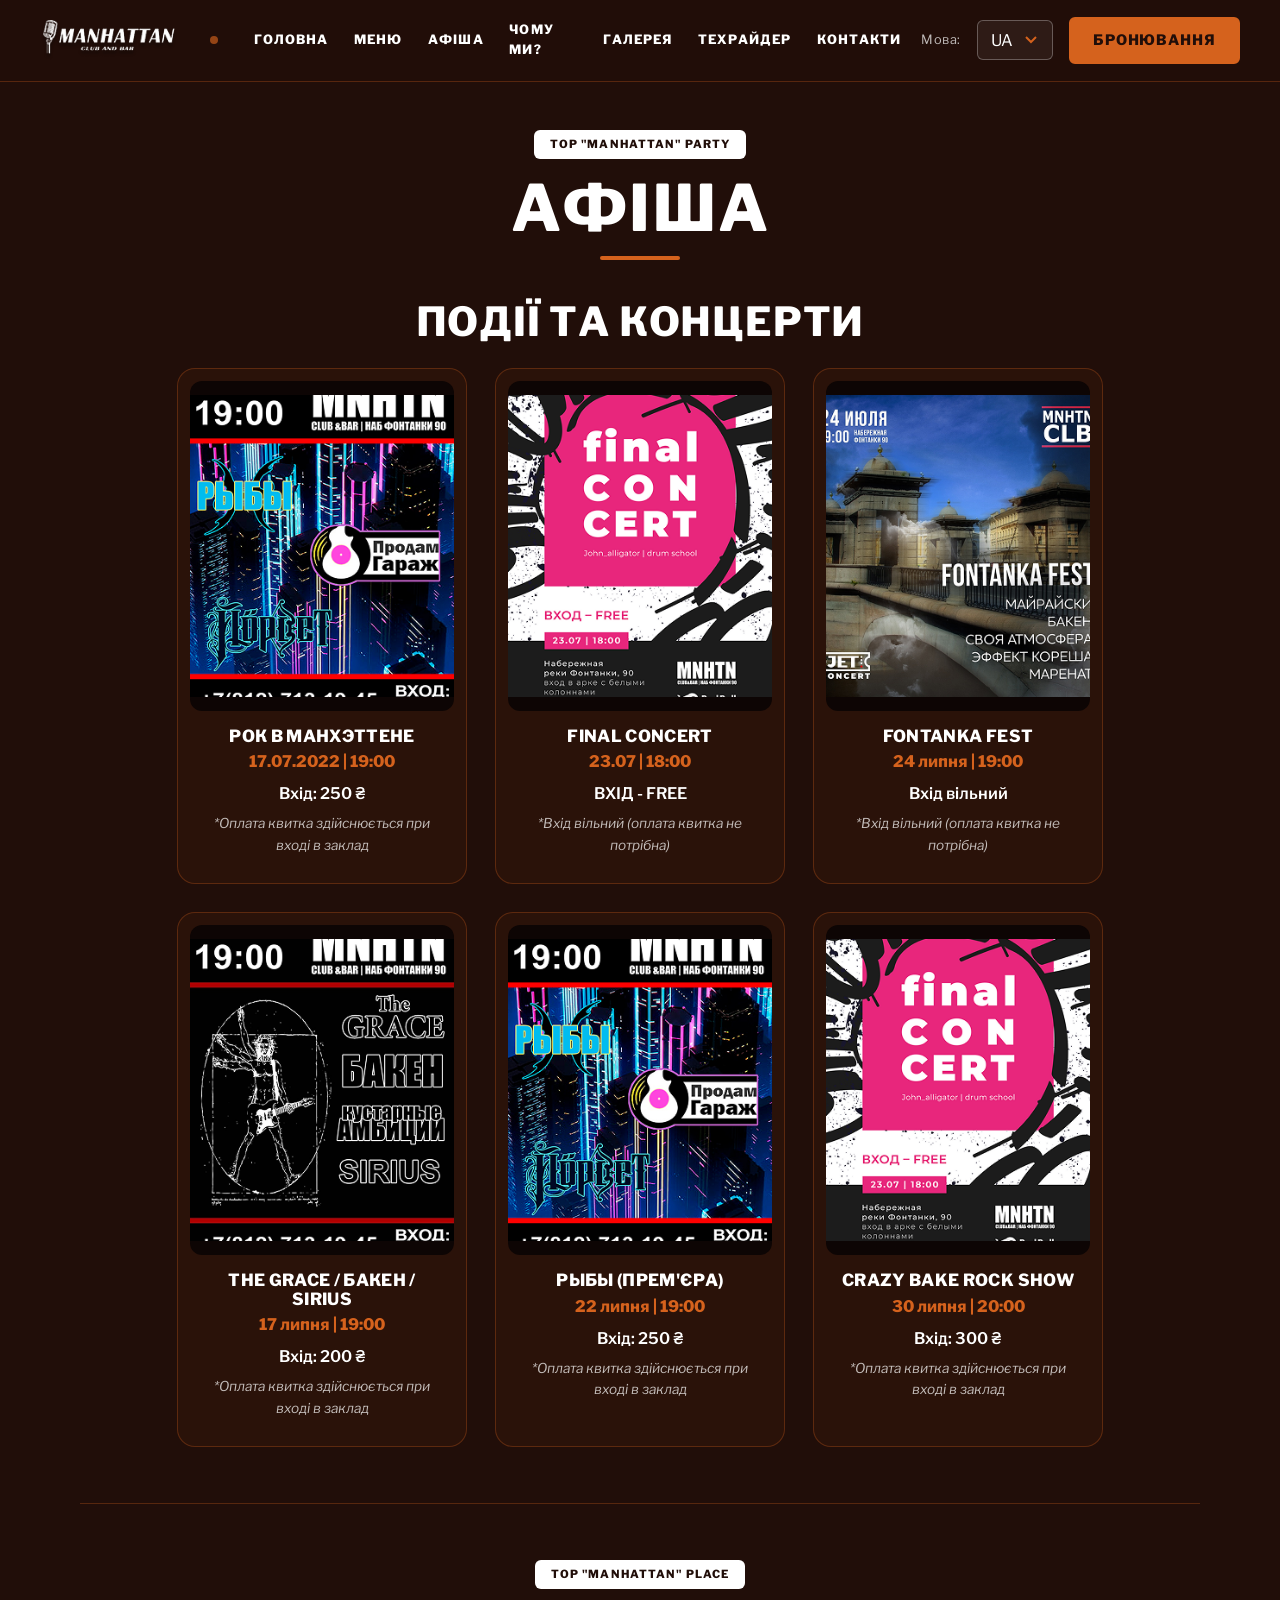
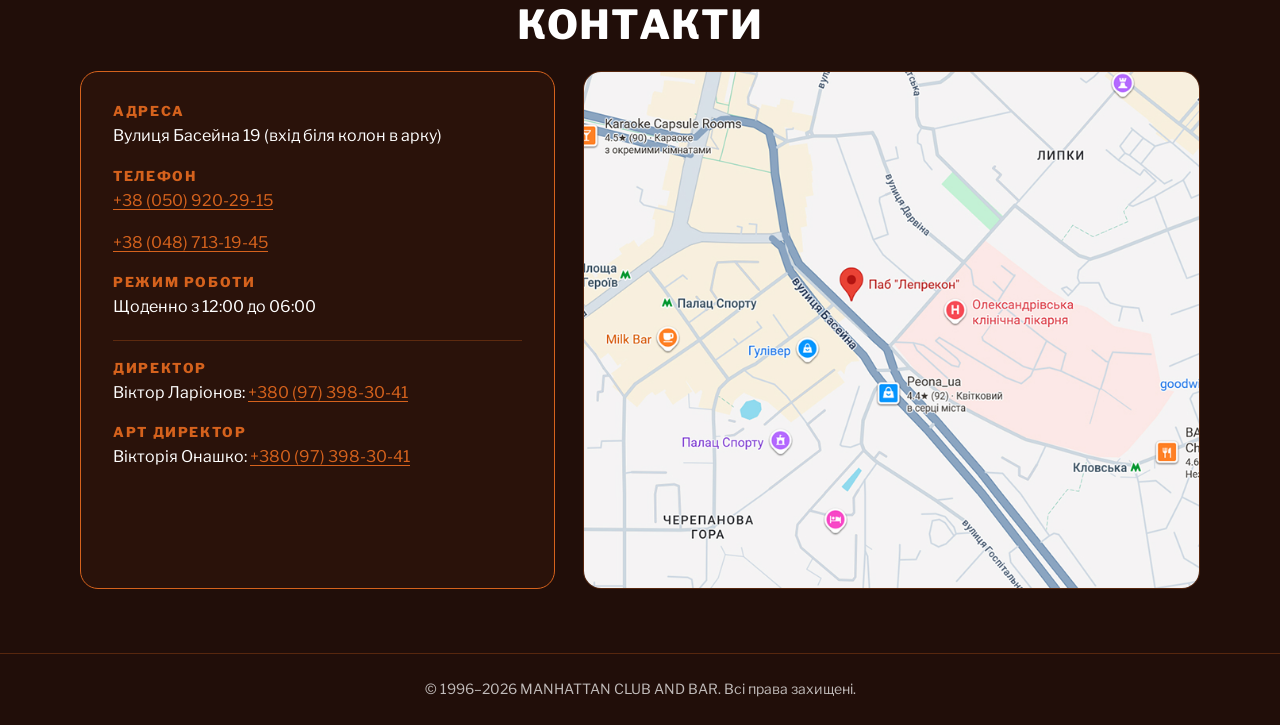
<file: affiche.html>
<!DOCTYPE html>
<html lang="uk">
<head>
    <meta charset="UTF-8">
    <meta name="viewport" content="width=device-width, initial-scale=1.0">
    <title>MANHATTAN Club and Bar — Афіша</title>
    <meta name="theme-color" content="#210E09">
    <link rel="stylesheet" href="css/style.css">
</head>
<body>

    <!-- ШАПКА САЙТУ -->
    <header>
        <a href="index.html">
            <img src="images/icon_manhetten.png" alt="MANHATTAN Club and Bar">
        </a>
        <!-- Прихована кнопка-«важіль»: відкриває вікно входу адміністратора -->
        <button type="button" class="admin-secret" popovertarget="admin-login" aria-label="Вхід для адміністратора"></button>
        <!-- Бургер-меню (чистий CSS: прихований чекбокс + label) -->
        <input type="checkbox" id="nav-toggle" class="nav-toggle" aria-label="Відкрити меню навігації">
        <label for="nav-toggle" class="burger"><span></span></label>
        
        <!-- Головне навігаційне меню -->
        <nav>
    <ul>
        <li><a href="index.html">Головна</a></li>
        <li><a href="menu.html">Меню</a></li>
        <li><a href="affiche.html">Афіша</a></li>
        <li><a href="about.html">Чому ми?</a></li>
        <li><a href="galery.html">Галерея</a></li>
        <li><a href="index.html#techrider">Техрайдер</a></li>
        <li><a href="#contacts">Контакти</a></li>
    </ul>
</nav>

        <!-- Вибір мови -->
        <label for="lang-select">Мова:</label>
        <select id="lang-select" name="language">
            <option value="ua" selected>UA</option>
            <option value="en">EN</option>
        </select>

        <!-- Кнопка відкриття першого вспливаючого вікна бронювання -->
        <button type="button" popovertarget="booking-modal-step1">БРОНЮВАННЯ</button>
    </header>

    <hr>

    <!-- ОСНОВНИЙ КОНТЕНТ АФІШІ -->
    <main>

        <!-- Заголовок сторінки -->
        <section id="afisha-header">
            <p>TOP "MANHATTAN" PARTY</p>
            <h1>АФІША</h1>
        </section>

        <!-- Секція з сіткою подій -->
        <section id="events-section">
            <h2>ПОДІЇ ТА КОНЦЕРТИ</h2>

            <div class="events-grid">

                <!-- Подія 1 -->
                <article class="event-card">
                    <button type="button" popovertarget="event-modal-1" aria-label="Детальніше про РОК В МАНХЭТТЕНЕ">
                        <img src="images/afisha1.png" alt="РОК В МАНХЭТТЕНЕ">
                    </button>
                    <h3>РОК В МАНХЭТТЕНЕ</h3>
                    <p class="event-date"><strong>17.07.2022 | 19:00</strong></p>
                    <p class="event-price">Вхід: 250 ₴</p>
                    <p class="event-payment-info"><em>*Оплата квитка здійснюється при вході в заклад</em></p>
                </article>

                <!-- Подія 2 -->
                <article class="event-card">
                    <button type="button" popovertarget="event-modal-2" aria-label="Детальніше про FINAL CONCERT">
                        <img src="images/afisha2.png" alt="FINAL CONCERT">
                    </button>
                    <h3>FINAL CONCERT</h3>
                    <p class="event-date"><strong>23.07 | 18:00</strong></p>
                    <p class="event-price">ВХІД - FREE</p>
                    <p class="event-payment-info"><em>*Вхід вільний (оплата квитка не потрібна)</em></p>
                </article>

                <!-- Подія 3 -->
                <article class="event-card">
                    <button type="button" popovertarget="event-modal-3" aria-label="Детальніше про FONTANKA FEST">
                        <img src="images/afisha3.png" alt="FONTANKA FEST">
                    </button>
                    <h3>FONTANKA FEST</h3>
                    <p class="event-date"><strong>24 липня | 19:00</strong></p>
                    <p class="event-price">Вхід вільний</p>
                    <p class="event-payment-info"><em>*Вхід вільний (оплата квитка не потрібна)</em></p>
                </article>

                <!-- Подія 4 -->
                <article class="event-card">
                    <button type="button" popovertarget="event-modal-4" aria-label="Детальніше про THE GRACE / БАКЕН / SIRIUS">
                        <img src="images/afisha4.png" alt="THE GRACE / БАКЕН / SIRIUS">
                    </button>
                    <h3>THE GRACE / БАКЕН / SIRIUS</h3>
                    <p class="event-date"><strong>17 липня | 19:00</strong></p>
                    <p class="event-price">Вхід: 200 ₴</p>
                    <p class="event-payment-info"><em>*Оплата квитка здійснюється при вході в заклад</em></p>
                </article>

                <!-- Подія 5 -->
                <article class="event-card">
                    <button type="button" popovertarget="event-modal-5" aria-label="Детальніше про РЫБЫ">
                        <img src="images/afisha1.png" alt="РЫБЫ">
                    </button>
                    <h3>РЫБЫ (Прем'єра)</h3>
                    <p class="event-date"><strong>22 липня | 19:00</strong></p>
                    <p class="event-price">Вхід: 250 ₴</p>
                    <p class="event-payment-info"><em>*Оплата квитка здійснюється при вході в заклад</em></p>
                </article>

                <!-- Подія 6 -->
                <article class="event-card">
                    <button type="button" popovertarget="event-modal-6" aria-label="Детальніше про CRAZY BAKE ROCK SHOW">
                        <img src="images/afisha2.png" alt="CRAZY BAKE ROCK SHOW">
                    </button>
                    <h3>CRAZY BAKE ROCK SHOW</h3>
                    <p class="event-date"><strong>30 липня | 20:00</strong></p>
                    <p class="event-price">Вхід: 300 ₴</p>
                    <p class="event-payment-info"><em>*Оплата квитка здійснюється при вході в заклад</em></p>
                </article>

            </div>
        </section>

        <hr>

        <!-- Секція КОНТАКТИ -->
        <section id="contacts">
            <p>TOP "MANHATTAN" PLACE</p>
            <h2>КОНТАКТИ</h2>

            <div>
                <h3>АДРЕСА</h3>
                <p>Вулиця Басейна 19 (вхід біля колон в арку)</p>

                <h3>ТЕЛЕФОН</h3>
                <p><a href="tel:+78127131945">+38 (050) 920-29-15</a></p>
                <p><a href="tel:+380487131945">+38 (048) 713-19-45</a></p>

                <h3>РЕЖИМ РОБОТИ</h3>
                <p>Щоденно з 12:00 до 06:00</p>

                <hr>

                <h3>ДИРЕКТОР</h3>
                <p>Віктор Ларіонов: <a href="tel:+380973983041">+380 (97) 398-30-41</a></p>

                <h3>АРТ ДИРЕКТОР</h3>
                <p>Вікторія Онашко: <a href="tel:+380973983041">+380 (97) 398-30-41</a></p>
            </div>

            <!-- Карта розташування -->
            <div>
                <h3>КАРТА</h3>
                <a href="https://maps.google.com/?q=вулиця+Басейна+19+Київ" target="_blank" rel="noopener" title="Відкрити карту в Google Maps">
                    <img src="images/map.jpg" alt="Карта розташування закладу за адресою вул. Басейна 19">
                </a>
            </div>
        </section>

    </main>

    <hr>

    <!-- ФУТЕР (ПІДВАЛ) -->
    <footer>
        <p>&copy; 1996–2026 MANHATTAN CLUB AND BAR. Всі права захищені.</p>
    </footer>

    <!-- ВСПЛИВАЮЧІ ВІКНА ДЕТАЛЕЙ ПОДІЙ (АФІША) -->

    <!-- Модальне вікно Події 1 -->
    <div id="event-modal-1" popover>
        <header>
            <h2>ПОДРОБИЦІ ПОДІЇ</h2>
            <button type="button" popovertarget="event-modal-1" popovertargetaction="hide" aria-label="Закрити">&times;</button>
        </header>
        <article>
            <img src="images/afisha1.png" alt="Збільшений постер РОК В МАНХЭТТЕНЕ">
            <h3>РОК В МАНХЭТТЕНЕ</h3>
            <p><strong>Дата та час:</strong> 17 липня 2022 року, 19:00</p>
            <p><strong>Вартість квитка:</strong> 250 ₴</p>
            <p><strong>Умови оплати:</strong> Оплата квитка здійснюється при вході в заклад.</p>
            <p><strong>Опис події:</strong> Великий вечір живої рок-музики в клубі MANHATTAN! На сцені виступлять кращі локальні виконаці з потужним живим звуком. На вас чекає неймовірна атмосфера, авторські треки та улюблені кавери.</p>
            <p>Забронювати столик можна заздалегідь через кнопку «БРОНЮВАННЯ» у шапці сайту.</p>
        </article>
    </div>

    <!-- Модальне вікно Події 2 -->
    <div id="event-modal-2" popover>
        <header>
            <h2>ПОДРОБИЦІ ПОДІЇ</h2>
            <button type="button" popovertarget="event-modal-2" popovertargetaction="hide" aria-label="Закрити">&times;</button>
        </header>
        <article>
            <img src="images/afisha2.png" alt="Збільшений постер FINAL CONCERT">
            <h3>FINAL CONCERT</h3>
            <p><strong>Дата та час:</strong> 23 липня, 18:00</p>
            <p><strong>Вартість квитка:</strong> Вхід вільний (FREE ENTRY)</p>
            <p><strong>Умови оплати:</strong> Вхід вільний, оплата квитка не потрібна.</p>
            <p><strong>Опис події:</strong> Фінальний концерт літньої серії вечірок. Набережна річки Фонтанки, 90. Живий звук, драйвовий світловий супровід та спеціальні гості фестивалю.</p>
        </article>
    </div>

    <!-- Модальне вікно Події 3 -->
    <div id="event-modal-3" popover>
        <header>
            <h2>ПОДРОБИЦІ ПОДІЇ</h2>
            <button type="button" popovertarget="event-modal-3" popovertargetaction="hide" aria-label="Закрити">&times;</button>
        </header>
        <article>
            <img src="images/afisha3.png" alt="Збільшений постер FONTANKA FEST">
            <h3>FONTANKA FEST</h3>
            <p><strong>Дата та час:</strong> 24 липня, 19:00</p>
            <p><strong>Вартість квитка:</strong> Вхід вільний</p>
            <p><strong>Умови оплати:</strong> Вхід вільний, оплата квитка не потрібна.</p>
            <p><strong>Опис події:</strong> Майрайський бакен, своя атмосфера, ефект кореша, марафон диджеїв та драм-атмосфера протягом усього вечора.</p>
        </article>
    </div>

    <!-- Модальне вікно Події 4 -->
    <div id="event-modal-4" popover>
        <header>
            <h2>ПОДРОБИЦІ ПОДІЇ</h2>
            <button type="button" popovertarget="event-modal-4" popovertargetaction="hide" aria-label="Закрити">&times;</button>
        </header>
        <article>
            <img src="images/afisha4.png" alt="Збільшений постер THE GRACE / БАКЕН / SIRIUS">
            <h3>THE GRACE / БАКЕН / SIRIUS</h3>
            <p><strong>Дата та час:</strong> 17 липня, 19:00</p>
            <p><strong>Вартість квитка:</strong> 200 ₴</p>
            <p><strong>Умови оплати:</strong> Оплата квитка здійснюється при вході в заклад.</p>
            <p><strong>Опис події:</strong> Спільний концерт трьох гуртів: The Grace, Кустарные Амбиции та Sirius. Незабутня шоу-програма та живе виконання.</p>
        </article>
    </div>

    <!-- Модальне вікно Події 5 -->
    <div id="event-modal-5" popover>
        <header>
            <h2>ПОДРОБИЦІ ПОДІЇ</h2>
            <button type="button" popovertarget="event-modal-5" popovertargetaction="hide" aria-label="Закрити">&times;</button>
        </header>
        <article>
            <img src="images/afisha1.png" alt="Збільшений постер РЫБЫ">
            <h3>РЫБЫ (Прем'єра програми)</h3>
            <p><strong>Дата та час:</strong> 22 липня, 19:00</p>
            <p><strong>Вартість квитка:</strong> 250 ₴</p>
            <p><strong>Умови оплати:</strong> Оплата квитка здійснюється при вході в заклад.</p>
            <p><strong>Опис події:</strong> Прем'єра нової програми гурту «РЫБЫ» за підтримки гурту «Продам Гараж». Не пропустіть головну прем'єру тижня!</p>
        </article>
    </div>

    <!-- Модальне вікно Події 6 -->
    <div id="event-modal-6" popover>
        <header>
            <h2>ПОДРОБИЦІ ПОДІЇ</h2>
            <button type="button" popovertarget="event-modal-6" popovertargetaction="hide" aria-label="Закрити">&times;</button>
        </header>
        <article>
            <img src="images/afisha2.png" alt="Збільшений постер CRAZY BAKE ROCK SHOW">
            <h3>CRAZY BAKE ROCK SHOW</h3>
            <p><strong>Дата та час:</strong> 30 липня, 20:00</p>
            <p><strong>Вартість квитка:</strong> 300 ₴</p>
            <p><strong>Умови оплати:</strong> Оплата квитка здійснюється при вході в заклад.</p>
            <p><strong>Опис події:</strong> Божевільне рок-шоу від Crazy Bake! Потужний звук, гітарні соло та незабутній вечір у колі шанувальників якісної музики.</p>
        </article>
    </div>

    <!-- ВСПЛИВАЮЧІ ВІКНА БРОНЮВАННЯ -->
     
    <!-- ВСПЛИВАЮЧЕ ВІКНО 1: Введення даних користувача (ГОЛОВНЕ ОКРЕМЕ ВІКНО) -->
    <div id="booking-modal-step1" popover>
        <header>
            <h2>БРОНЮВАННЯ</h2>
            <button type="button" popovertarget="booking-modal-step1" popovertargetaction="hide" aria-label="Закрити">&times;</button>
        </header>

        <form>
            <p>
                <label for="fio"><strong>ВВЕДІТЬ ВАШ ПІБ:</strong></label><br>
                <input type="text" id="fio" name="fio" placeholder="Іванов Іван Іванович" minlength="5" autocomplete="name" required>
            </p>

            <p>
                <label for="phone"><strong>ВВЕДІТЬ НОМЕР ТЕЛЕФОНУ:</strong></label><br>
                <input type="tel" id="phone" name="phone" placeholder="+380XXXXXXXXX" pattern="\+380[0-9]{9}" title="Формат: +380XXXXXXXXX" inputmode="tel" autocomplete="tel" required>
            </p>

            <p>
                <label for="guests"><strong>ВВЕДІТЬ КІЛЬКІСТЬ ОСІБ ЗА СТОЛИК:</strong></label><br>
                <input type="number" id="guests" name="guests" min="1" max="20" placeholder="2" required>
            </p>

            <p>
                <label for="cert"><strong>ВВЕДІТЬ АКЦІЙНИЙ СЕРТИФІКАТ (ЗА НАЯВНОСТІ):</strong></label><br>
                <input type="text" id="cert" name="certificate" placeholder="XXXX-XXXX" pattern="[A-Za-z0-9]{4}-[A-Za-z0-9]{4}" title="Формат: XXXX-XXXX">
            </p>

            <p>
                <label for="comments"><strong>ДОДАТКОВІ ПОБАЖАННЯ (ЗА ПОТРЕБИ):</strong></label><br>
                <textarea id="comments" name="comments" rows="3" placeholder="Ваші побажання..."></textarea>
            </p>

            <div>
                <img src="images/booking-preview.png" alt="Попередній перегляд зали">
            </div>
            <br>
            <!-- Відкриває Крок 2 поверх Кроку 1 -->
            <button type="button" class="booking-next" popovertarget="booking-modal-step2" popovertargetaction="show">ДАЛІ</button>
        <button type="button" class="booking-next-off" disabled>ДАЛІ</button>
        </form>

        <!-- ВСПЛИВАЮЧЕ ВІКНО 2: Вибір дати (ВКЛАДЕНЕ В КРОК 1) -->
        <div id="booking-modal-step2" popover>
            <header>
                <h2>БРОНЮВАННЯ</h2>
                <button type="button" popovertarget="booking-modal-step1" popovertargetaction="hide" aria-label="Закрити">&times;</button>
            </header>

            <form>
                <fieldset>
                    <legend><strong>ОБЕРІТЬ ДЕНЬ:</strong></legend>
                    <input type="date" id="booking-date" name="booking_date" required>
                </fieldset>

                <fieldset>
                    <legend><strong>ВІЛЬНИЙ ЧАС (*ЧАС ВАШОГО ПРИХОДУ):</strong></legend>

                    <p>
                        <span><strong>ЗАНЯТО:</strong> [Заповнена кнопка]</span> | 
                        <span><strong>ВІЛЬНО:</strong> [Прозора кнопка]</span>
                    </p>

                    <div>
                        <label><input type="radio" name="time_slot" value="12:00" disabled> 12:00 (Занято)</label><br>
                        <label><input type="radio" name="time_slot" value="14:00" required> 14:00 (Вільно)</label><br>
                        <label><input type="radio" name="time_slot" value="16:00" required> 16:00 (Вільно)</label><br>
                        <label><input type="radio" name="time_slot" value="18:00" required> 18:00 (Вільно)</label><br>
                        <label><input type="radio" name="time_slot" value="20:00" disabled> 20:00 (Занято)</label><br>
                        <label><input type="radio" name="time_slot" value="22:00" required> 22:00 (Вільно)</label><br>
                        <label><input type="radio" name="time_slot" value="00:00" required> 00:00 (Вільно)</label><br>
                        <label><input type="radio" name="time_slot" value="02:00" required> 02:00 (Вільно)</label>
                    </div>
                </fieldset>

                <br>
                <!-- НАЗАД закриває Крок 2 і повертає до Кроку 1 -->
                <button type="button" popovertarget="booking-modal-step2" popovertargetaction="hide">НАЗАД</button>
                <!-- Відкриває Крок 3 поверх Кроку 2 -->
                <button type="button" class="booking-finish" popovertarget="booking-modal-step3" popovertargetaction="show">ЗАВЕРШИТИ</button>
            <button type="button" class="booking-finish-off" disabled>ЗАВЕРШИТИ</button>
            </form>

            <!-- ВСПЛИВАЮЧЕ ВІКНО 3: Підтвердження (ВКЛАДЕНЕ В КРОК 2) -->
            <div id="booking-modal-step3" popover>
                <header>
                    <h2>БРОНЮВАННЯ</h2>
                    <button type="button" popovertarget="booking-modal-step1" popovertargetaction="hide" aria-label="Закрити">&times;</button>
                </header>

                <section>
                    <h3>ДЯКУЮ! ВИ ЗАБРОНЮВАЛИ СТОЛИК</h3>
                    <p><em>*НЕЗАБАРОМ ВАМ НАДІЙДЕ СМС ЗА ВКАЗАНИМ НОМЕРОМ. ЗА НАЯВНОСТІ ПИТАНЬ, ЗВЕРТАЙТЕСЯ ЗА НОМЕРОМ В СМС</em></p>
                    
                    <br>
                    <!-- СУПЕР закриває повністю весь комплекс вікон -->
                    <button type="button" popovertarget="booking-modal-step1" popovertargetaction="hide">СУПЕР!</button>
                </section>
            </div>
        </div>
    </div>

    <!-- Вікно входу адміністратора (Popover API, без JS) -->
    <div id="admin-login" popover>
        <header>
            <h2>Вхід для адміністратора</h2>
            <button type="button" popovertarget="admin-login" popovertargetaction="hide" aria-label="Закрити">&times;</button>
        </header>
        <form action="admin.html" method="get">
            <p>
                <label for="admin-user">Логін</label><br>
                <input type="text" id="admin-user" placeholder="admin" minlength="3" autocomplete="username" required>
            </p>
            <p>
                <label for="admin-pass">Пароль</label><br>
                <input type="password" id="admin-pass" placeholder="••••••••" minlength="6" autocomplete="current-password" required>
            </p>
            <button type="submit">Увійти</button>
        </form>
    </div>
</body>
</html>
</file>
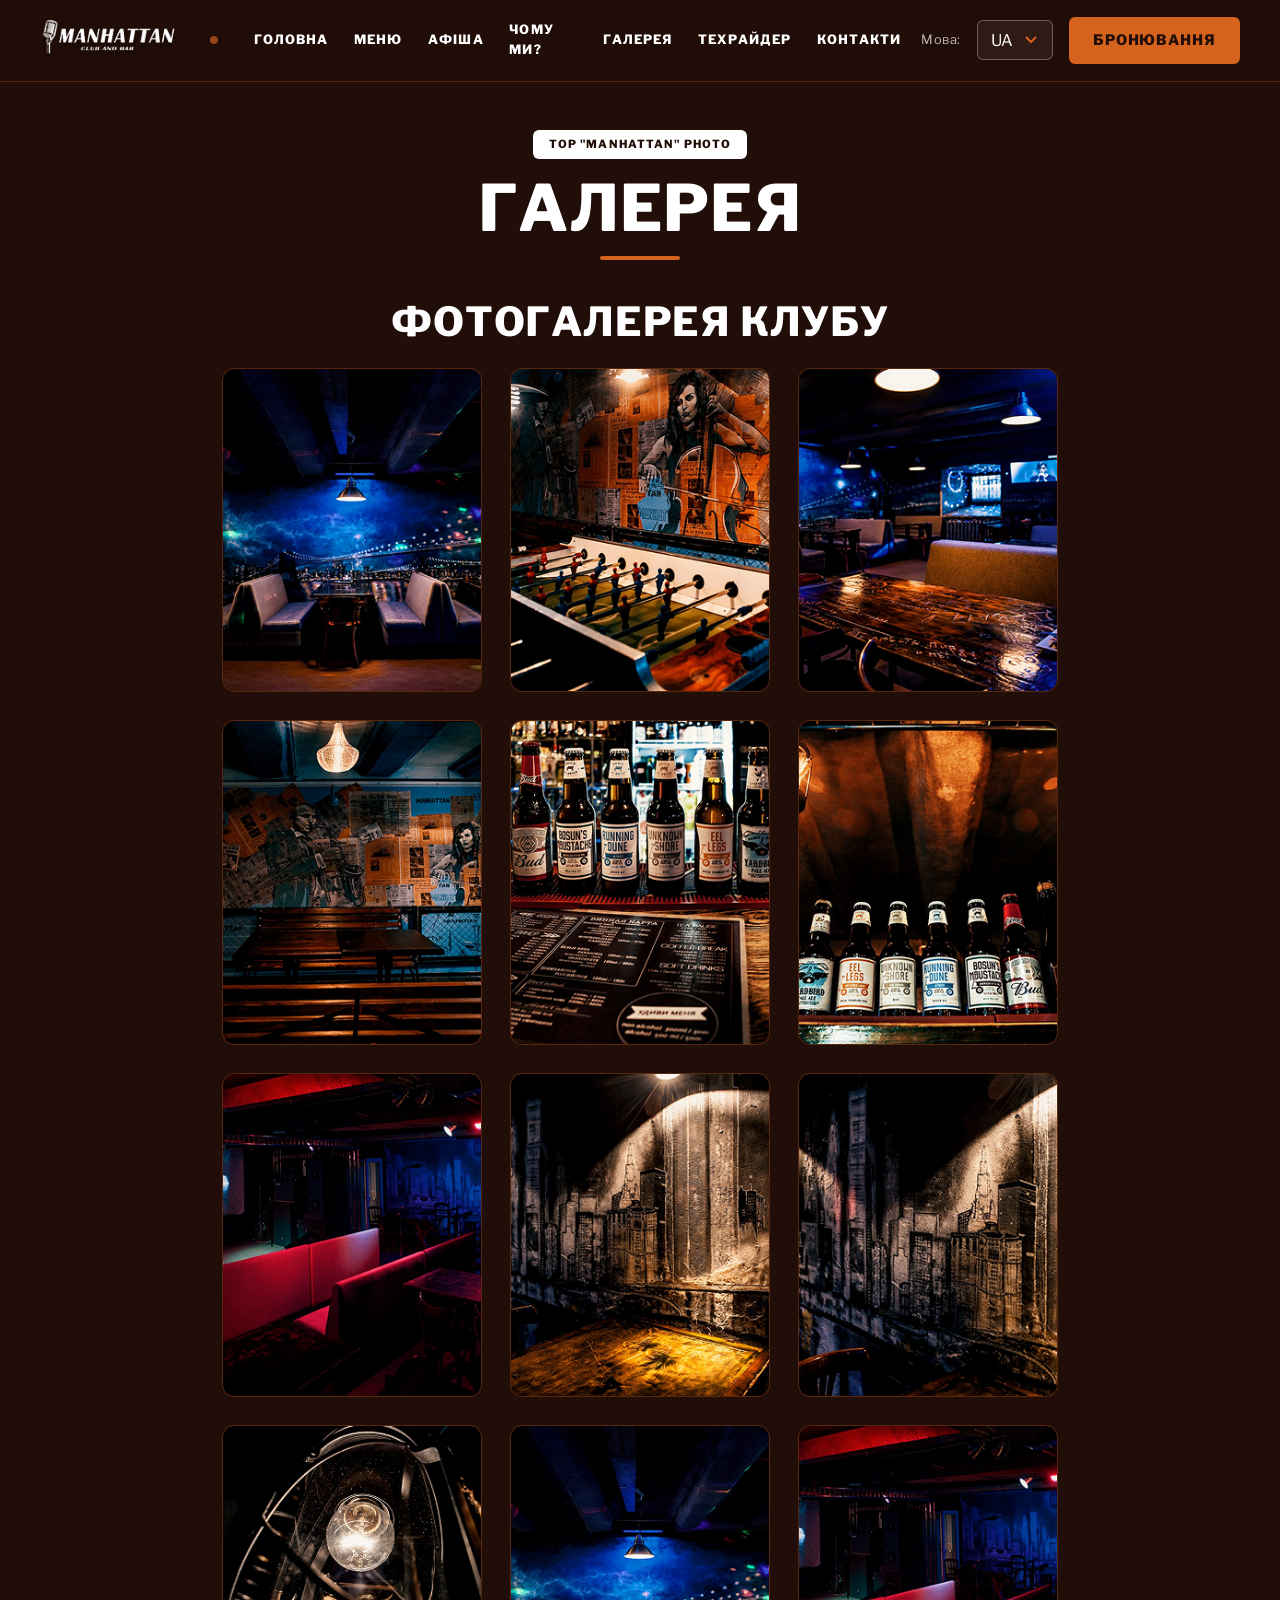
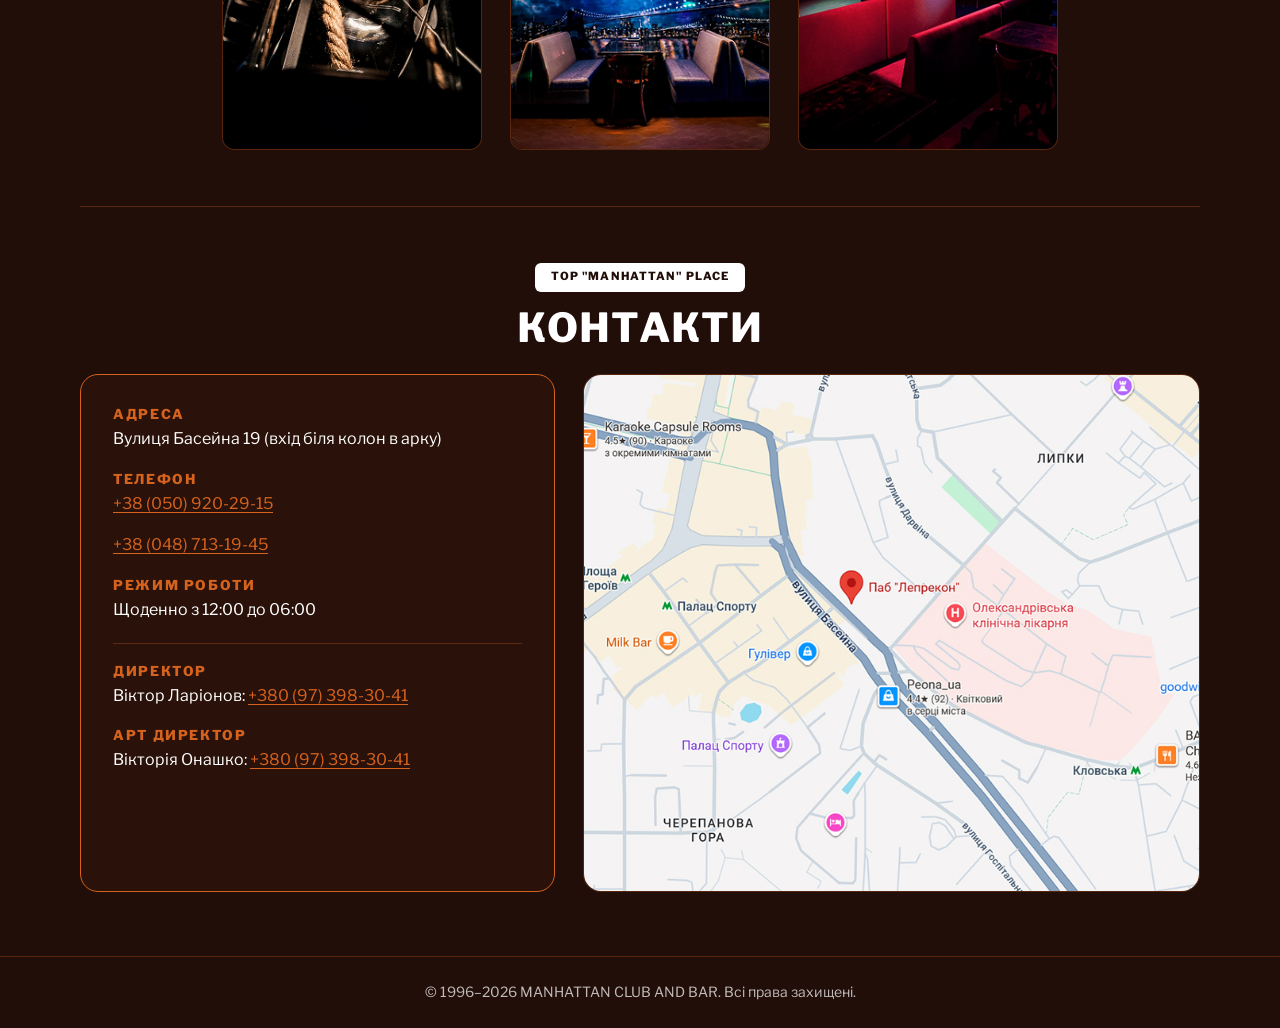
<file: galery.html>
<!DOCTYPE html>
<html lang="uk">
<head>
    <meta charset="UTF-8">
    <meta name="viewport" content="width=device-width, initial-scale=1.0">
    <title>MANHATTAN Club and Bar — Галерея</title>
    <meta name="theme-color" content="#210E09">
    <link rel="stylesheet" href="css/style.css">
</head>
<body>

    <!-- ШАПКА САЙТУ -->
    <header>
        <a href="index.html">
            <img src="images/icon_manhetten.png" alt="MANHATTAN Club and Bar">
        </a>
        <!-- Прихована кнопка-«важіль»: відкриває вікно входу адміністратора -->
        <button type="button" class="admin-secret" popovertarget="admin-login" aria-label="Вхід для адміністратора"></button>
        <!-- Бургер-меню (чистий CSS: прихований чекбокс + label) -->
        <input type="checkbox" id="nav-toggle" class="nav-toggle" aria-label="Відкрити меню навігації">
        <label for="nav-toggle" class="burger"><span></span></label>
        
        <!-- Головне навігаційне меню -->
        <nav>
            <ul>
                <li><a href="index.html">Головна</a></li>
                <li><a href="menu.html">Меню</a></li>
                <li><a href="affiche.html">Афіша</a></li>
                <li><a href="about.html">Чому ми?</a></li>
                <li><a href="galery.html">Галерея</a></li>
                <li><a href="index.html#techrider">Техрайдер</a></li>
                <li><a href="#contacts">Контакти</a></li>
            </ul>
        </nav>

        <!-- Вибір мови -->
        <label for="lang-select">Мова:</label>
        <select id="lang-select" name="language">
            <option value="ua" selected>UA</option>
            <option value="en">EN</option>
        </select>

        <!-- Кнопка відкриття першого вспливаючого вікна бронювання -->
        <button type="button" popovertarget="booking-modal-step1">БРОНЮВАННЯ</button>
    </header>

    <hr>

    <!-- ОСНОВНИЙ КОНТЕНТ ГАЛЕРЕЇ -->
    <main>

        <!-- Заголовок сторінки -->
        <section id="gallery-header">
            <p>TOP "MANHATTAN" PHOTO</p>
            <h1>ГАЛЕРЕЯ</h1>
        </section>

        <!-- Секція з сіткою фотографій -->
        <section id="gallery-grid-section">
            <h2>ФОТОГАЛЕРЕЯ КЛУБУ</h2>

            <div class="gallery-grid">

                <!-- Рядок 1 -->
                <figure class="gallery-item">
                    <button type="button" popovertarget="photo-modal-1" aria-label="Збільшити фото: Настільний футбол">
                        <img src="images/gallery1.png" alt="Настільний футбол у клубі MANHATTAN">
                    </button>
                </figure>

                <figure class="gallery-item">
                    <button type="button" popovertarget="photo-modal-2" aria-label="Збільшити фото: Зал клубу">
                        <img src="images/gallery2.png" alt="Основний зал та столики">
                    </button>
                </figure>

                <figure class="gallery-item">
                    <button type="button" popovertarget="photo-modal-3" aria-label="Збільшити фото: Зона відпочинку">
                        <img src="images/gallery3.png" alt="Атмосферний інтер'єр клубу">
                    </button>
                </figure>

                <figure class="gallery-item">
                    <button type="button" popovertarget="photo-modal-4" aria-label="Збільшити фото: Барна стійка">
                        <img src="images/gallery4.png" alt="Барна стійка та освітлення">
                    </button>
                </figure>

                <!-- Рядок 2 -->
                <figure class="gallery-item">
                    <button type="button" popovertarget="photo-modal-5" aria-label="Збільшити фото: Фірмове пиво">
                        <img src="images/gallery5.png" alt="Пляшки пива та меню">
                    </button>
                </figure>

                <figure class="gallery-item">
                    <button type="button" popovertarget="photo-modal-6" aria-label="Збільшити фото: Барний асортимент">
                        <img src="images/gallery6.png" alt="Асортимент крафтових напоїв">
                    </button>
                </figure>

                <figure class="gallery-item">
                    <button type="button" popovertarget="photo-modal-7" aria-label="Збільшити фото: Неоновий напис">
                        <img src="images/gallery12.png" alt="Неоновий напис Стол для сильно пьюших">
                    </button>
                </figure>

                <figure class="gallery-item">
                    <button type="button" popovertarget="photo-modal-8" aria-label="Збільшити фото: Інтер'єр стіни">
                        <img src="images/gallery8.png" alt="Декоративна оформлена стіна">
                    </button>
                </figure>

                <!-- Рядок 3 -->
                <figure class="gallery-item">
                    <button type="button" popovertarget="photo-modal-9" aria-label="Збільшити фото: Міський пейзаж">
                        <img src="images/gallery9.png" alt="Арт-стіна з міським пейзажем">
                    </button>
                </figure>

                <figure class="gallery-item">
                    <button type="button" popovertarget="photo-modal-10" aria-label="Збільшити фото: Декор авто">
                        <img src="images/gallery10.png" alt="Декор у вигляді ретро-автомобіля">
                    </button>
                </figure>

                <figure class="gallery-item">
                    <button type="button" popovertarget="photo-modal-11" aria-label="Збільшити фото: Лаунж-зона">
                        <img src="images/gallery11.png" alt="Затишна лаунж-зона з диванами">
                    </button>
                </figure>

                <figure class="gallery-item">
                    <button type="button" popovertarget="photo-modal-12" aria-label="Збільшити фото: VIP-зона">
                        <img src="images/gallery12.png" alt="Червона VIP-зона клубу">
                    </button>
                </figure>

            </div>
        </section>

        <hr>

        <!-- Секція КОНТАКТИ -->
        <section id="contacts">
            <p>TOP "MANHATTAN" PLACE</p>
            <h2>КОНТАКТИ</h2>

            <div>
                <h3>АДРЕСА</h3>
                <p>Вулиця Басейна 19 (вхід біля колон в арку)</p>

                <h3>ТЕЛЕФОН</h3>
                <p><a href="tel:+380509202915">+38 (050) 920-29-15</a></p>
                <p><a href="tel:+380487131945">+38 (048) 713-19-45</a></p>

                <h3>РЕЖИМ РОБОТИ</h3>
                <p>Щоденно з 12:00 до 06:00</p>

                <hr>

                <h3>ДИРЕКТОР</h3>
                <p>Віктор Ларіонов: <a href="tel:+380973983041">+380 (97) 398-30-41</a></p>

                <h3>АРТ ДИРЕКТОР</h3>
                <p>Вікторія Онашко: <a href="tel:+380973983041">+380 (97) 398-30-41</a></p>
            </div>

            <!-- Карта розташування -->
            <div>
                <h3>КАРТА</h3>
                <a href="https://maps.google.com/?q=вулиця+Басейна+19+Київ" target="_blank" rel="noopener" title="Відкрити карту в Google Maps">
                    <img src="images/map.jpg" alt="Карта розташування закладу за адресою вул. Басейна 19">
                </a>
            </div>
        </section>

    </main>

    <hr>

    <!-- ФУТЕР (ПІДВАЛ) -->
    <footer>
        <p>&copy; 1996–2026 MANHATTAN CLUB AND BAR. Всі права захищені.</p>
    </footer>

    <!-- ВСПЛИВАЮЧІ ВІКНА ЗБІЛЬШЕНИХ ФОТО (ГАЛЕРЕЯ) -->

    <div id="photo-modal-1" popover>
        <header>
            <h2>ЗБІЛЬШЕНЕ ФОТО</h2>
            <button type="button" popovertarget="photo-modal-1" popovertargetaction="hide" aria-label="Закрити">&times;</button>
        </header>
        <figure>
            <img src="images/gallery1.png" alt="Збільшене фото: Настільний футбол">
            <figcaption>Зона настільного футболу та фірмовий інтер'єр клубу MANHATTAN</figcaption>
        </figure>
    </div>

    <div id="photo-modal-2" popover>
        <header>
            <h2>ЗБІЛЬШЕНЕ ФОТО</h2>
            <button type="button" popovertarget="photo-modal-2" popovertargetaction="hide" aria-label="Закрити">&times;</button>
        </header>
        <figure>
            <img src="images/gallery2.png" alt="Збільшене фото: Зал клубу">
            <figcaption>Основний зал із затишними столиками</figcaption>
        </figure>
    </div>

    <div id="photo-modal-3" popover>
        <header>
            <h2>ЗБІЛЬШЕНЕ ФОТО</h2>
            <button type="button" popovertarget="photo-modal-3" popovertargetaction="hide" aria-label="Закрити">&times;</button>
        </header>
        <figure>
            <img src="images/gallery3.png" alt="Збільшене фото: Атмосферне освітлення">
            <figcaption>Атмосферне підсвічування та столики клубу</figcaption>
        </figure>
    </div>

    <div id="photo-modal-4" popover>
        <header>
            <h2>ЗБІЛЬШЕНЕ ФОТО</h2>
            <button type="button" popovertarget="photo-modal-4" popovertargetaction="hide" aria-label="Закрити">&times;</button>
        </header>
        <figure>
            <img src="images/gallery4.png" alt="Збільшене фото: Барна стійка">
            <figcaption>Барна стійка та асортимент напоїв</figcaption>
        </figure>
    </div>

    <div id="photo-modal-5" popover>
        <header>
            <h2>ЗБІЛЬШЕНЕ ФОТО</h2>
            <button type="button" popovertarget="photo-modal-5" popovertargetaction="hide" aria-label="Закрити">&times;</button>
        </header>
        <figure>
            <img src="images/gallery5.png" alt="Збільшене фото: Пляшкове пиво">
            <figcaption>Крафтове пиво та друковане меню</figcaption>
        </figure>
    </div>

    <div id="photo-modal-6" popover>
        <header>
            <h2>ЗБІЛЬШЕНЕ ФОТО</h2>
            <button type="button" popovertarget="photo-modal-6" popovertargetaction="hide" aria-label="Закрити">&times;</button>
        </header>
        <figure>
            <img src="images/gallery6.png" alt="Збільшене фото: Барний асортимент">
            <figcaption>Вибір фірмових напоїв на барі</figcaption>
        </figure>
    </div>

    <div id="photo-modal-7" popover>
        <header>
            <h2>ЗБІЛЬШЕНЕ ФОТО</h2>
            <button type="button" popovertarget="photo-modal-7" popovertargetaction="hide" aria-label="Закрити">&times;</button>
        </header>
        <figure>
            <img src="images/gallery12.png" alt="Збільшене фото: Неоновий напис">
            <figcaption>Неонова зона «Стол для сильно пьюших»</figcaption>
        </figure>
    </div>

    <div id="photo-modal-8" popover>
        <header>
            <h2>ЗБІЛЬШЕНЕ ФОТО</h2>
            <button type="button" popovertarget="photo-modal-8" popovertargetaction="hide" aria-label="Закрити">&times;</button>
        </header>
        <figure>
            <img src="images/gallery8.png" alt="Збільшене фото: Оформлення стіни">
            <figcaption>Дизайнерське оформлення інтер'єру клубу</figcaption>
        </figure>
    </div>

    <div id="photo-modal-9" popover>
        <header>
            <h2>ЗБІЛЬШЕНЕ ФОТО</h2>
            <button type="button" popovertarget="photo-modal-9" popovertargetaction="hide" aria-label="Закрити">&times;</button>
        </header>
        <figure>
            <img src="images/gallery9.png" alt="Збільшене фото: Арт-стіна">
            <figcaption>Вертикальна арт-стіна з міським пейзажем</figcaption>
        </figure>
    </div>

    <div id="photo-modal-10" popover>
        <header>
            <h2>ЗБІЛЬШЕНЕ ФОТО</h2>
            <button type="button" popovertarget="photo-modal-10" popovertargetaction="hide" aria-label="Закрити">&times;</button>
        </header>
        <figure>
            <img src="images/gallery10.png" alt="Збільшене фото: Декор ретро-авто">
            <figcaption>Елемент декору у вигляді передньої частини автомобіля</figcaption>
        </figure>
    </div>

    <div id="photo-modal-11" popover>
        <header>
            <h2>ЗБІЛЬШЕНЕ ФОТО</h2>
            <button type="button" popovertarget="photo-modal-11" popovertargetaction="hide" aria-label="Закрити">&times;</button>
        </header>
        <figure>
            <img src="images/gallery11.png" alt="Збільшене фото: Лаунж-зона">
            <figcaption>Лаунж-зона з диванами та м'яким освітленням</figcaption>
        </figure>
    </div>

    <div id="photo-modal-12" popover>
        <header>
            <h2>ЗБІЛЬШЕНЕ ФОТО</h2>
            <button type="button" popovertarget="photo-modal-12" popovertargetaction="hide" aria-label="Закрити">&times;</button>
        </header>
        <figure>
            <img src="images/gallery12.png" alt="Збільшене фото: VIP-зона">
            <figcaption>Червоне підсвічування VIP-зони клубу</figcaption>
        </figure>
    </div>

    <!-- ВСПЛИВАЮЧІ ВІКНА БРОНЮВАННЯ -->

    <!-- ВСПЛИВАЮЧЕ ВІКНО 1: Введення даних користувача (ГОЛОВНЕ ОКРЕМЕ ВІКНО) -->
    <div id="booking-modal-step1" popover>
        <header>
            <h2>БРОНЮВАННЯ</h2>
            <button type="button" popovertarget="booking-modal-step1" popovertargetaction="hide" aria-label="Закрити">&times;</button>
        </header>

        <form>
            <p>
                <label for="fio"><strong>ВВЕДІТЬ ВАШ ПІБ:</strong></label><br>
                <input type="text" id="fio" name="fio" placeholder="Іванов Іван Іванович" minlength="5" autocomplete="name" required>
            </p>

            <p>
                <label for="phone"><strong>ВВЕДІТЬ НОМЕР ТЕЛЕФОНУ:</strong></label><br>
                <input type="tel" id="phone" name="phone" placeholder="+380XXXXXXXXX" pattern="\+380[0-9]{9}" title="Формат: +380XXXXXXXXX" inputmode="tel" autocomplete="tel" required>
            </p>

            <p>
                <label for="guests"><strong>ВВЕДІТЬ КІЛЬКІСТЬ ОСІБ ЗА СТОЛИК:</strong></label><br>
                <input type="number" id="guests" name="guests" min="1" max="20" placeholder="2" required>
            </p>

            <p>
                <label for="cert"><strong>ВВЕДІТЬ АКЦІЙНИЙ СЕРТИФІКАТ (ЗА НАЯВНОСТІ):</strong></label><br>
                <input type="text" id="cert" name="certificate" placeholder="XXXX-XXXX" pattern="[A-Za-z0-9]{4}-[A-Za-z0-9]{4}" title="Формат: XXXX-XXXX">
            </p>

            <p>
                <label for="comments"><strong>ДОДАТКОВІ ПОБАЖАННЯ (ЗА ПОТРЕБИ):</strong></label><br>
                <textarea id="comments" name="comments" rows="3" placeholder="Ваші побажання..."></textarea>
            </p>

            <div>
                <img src="images/booking-preview.png" alt="Попередній перегляд зали">
            </div>
            <br>
            <!-- Відкриває Крок 2 поверх Кроку 1 -->
            <button type="button" class="booking-next" popovertarget="booking-modal-step2" popovertargetaction="show">ДАЛІ</button>
        <button type="button" class="booking-next-off" disabled>ДАЛІ</button>
        </form>

        <!-- ВСПЛИВАЮЧЕ ВІКНО 2: Вибір дати (ВКЛАДЕНЕ В КРОК 1) -->
        <div id="booking-modal-step2" popover>
            <header>
                <h2>БРОНЮВАННЯ</h2>
                <button type="button" popovertarget="booking-modal-step1" popovertargetaction="hide" aria-label="Закрити">&times;</button>
            </header>

            <form>
                <fieldset>
                    <legend><strong>ОБЕРІТЬ ДЕНЬ:</strong></legend>
                    <input type="date" id="booking-date" name="booking_date" required>
                </fieldset>

                <fieldset>
                    <legend><strong>ВІЛЬНИЙ ЧАС (*ЧАС ВАШОГО ПРИХОДУ):</strong></legend>

                    <p>
                        <span><strong>ЗАНЯТО:</strong> [Заповнена кнопка]</span> | 
                        <span><strong>ВІЛЬНО:</strong> [Прозора кнопка]</span>
                    </p>

                    <div>
                        <label><input type="radio" name="time_slot" value="12:00" disabled> 12:00 (Занято)</label><br>
                        <label><input type="radio" name="time_slot" value="14:00" required> 14:00 (Вільно)</label><br>
                        <label><input type="radio" name="time_slot" value="16:00" required> 16:00 (Вільно)</label><br>
                        <label><input type="radio" name="time_slot" value="18:00" required> 18:00 (Вільно)</label><br>
                        <label><input type="radio" name="time_slot" value="20:00" disabled> 20:00 (Занято)</label><br>
                        <label><input type="radio" name="time_slot" value="22:00" required> 22:00 (Вільно)</label><br>
                        <label><input type="radio" name="time_slot" value="00:00" required> 00:00 (Вільно)</label><br>
                        <label><input type="radio" name="time_slot" value="02:00" required> 02:00 (Вільно)</label>
                    </div>
                </fieldset>

                <br>
                <!-- НАЗАД закриває Крок 2 і повертає до Кроку 1 -->
                <button type="button" popovertarget="booking-modal-step2" popovertargetaction="hide">НАЗАД</button>
                <!-- Відкриває Крок 3 поверх Кроку 2 -->
                <button type="button" class="booking-finish" popovertarget="booking-modal-step3" popovertargetaction="show">ЗАВЕРШИТИ</button>
            <button type="button" class="booking-finish-off" disabled>ЗАВЕРШИТИ</button>
            </form>

            <!-- ВСПЛИВАЮЧЕ ВІКНО 3: Підтвердження (ВКЛАДЕНЕ В КРОК 2) -->
            <div id="booking-modal-step3" popover>
                <header>
                    <h2>БРОНЮВАННЯ</h2>
                    <button type="button" popovertarget="booking-modal-step1" popovertargetaction="hide" aria-label="Закрити">&times;</button>
                </header>

                <section>
                    <h3>ДЯКУЮ! ВИ ЗАБРОНЮВАЛИ СТОЛИК</h3>
                    <p><em>*НЕЗАБАРОМ ВАМ НАДІЙДЕ СМС ЗА ВКАЗАНИМ НОМЕРОМ. ЗА НАЯВНОСТІ ПИТАНЬ, ЗВЕРТАЙТЕСЯ ЗА НОМЕРОМ В СМС</em></p>
                    
                    <br>
                    <!-- СУПЕР закриває повністю весь комплекс вікон -->
                    <button type="button" popovertarget="booking-modal-step1" popovertargetaction="hide">СУПЕР!</button>
                </section>
            </div>
        </div>
    </div>

    <!-- Вікно входу адміністратора (Popover API, без JS) -->
    <div id="admin-login" popover>
        <header>
            <h2>Вхід для адміністратора</h2>
            <button type="button" popovertarget="admin-login" popovertargetaction="hide" aria-label="Закрити">&times;</button>
        </header>
        <form action="admin.html" method="get">
            <p>
                <label for="admin-user">Логін</label><br>
                <input type="text" id="admin-user" placeholder="admin" minlength="3" autocomplete="username" required>
            </p>
            <p>
                <label for="admin-pass">Пароль</label><br>
                <input type="password" id="admin-pass" placeholder="••••••••" minlength="6" autocomplete="current-password" required>
            </p>
            <button type="submit">Увійти</button>
        </form>
    </div>
</body>
</html>
</file>
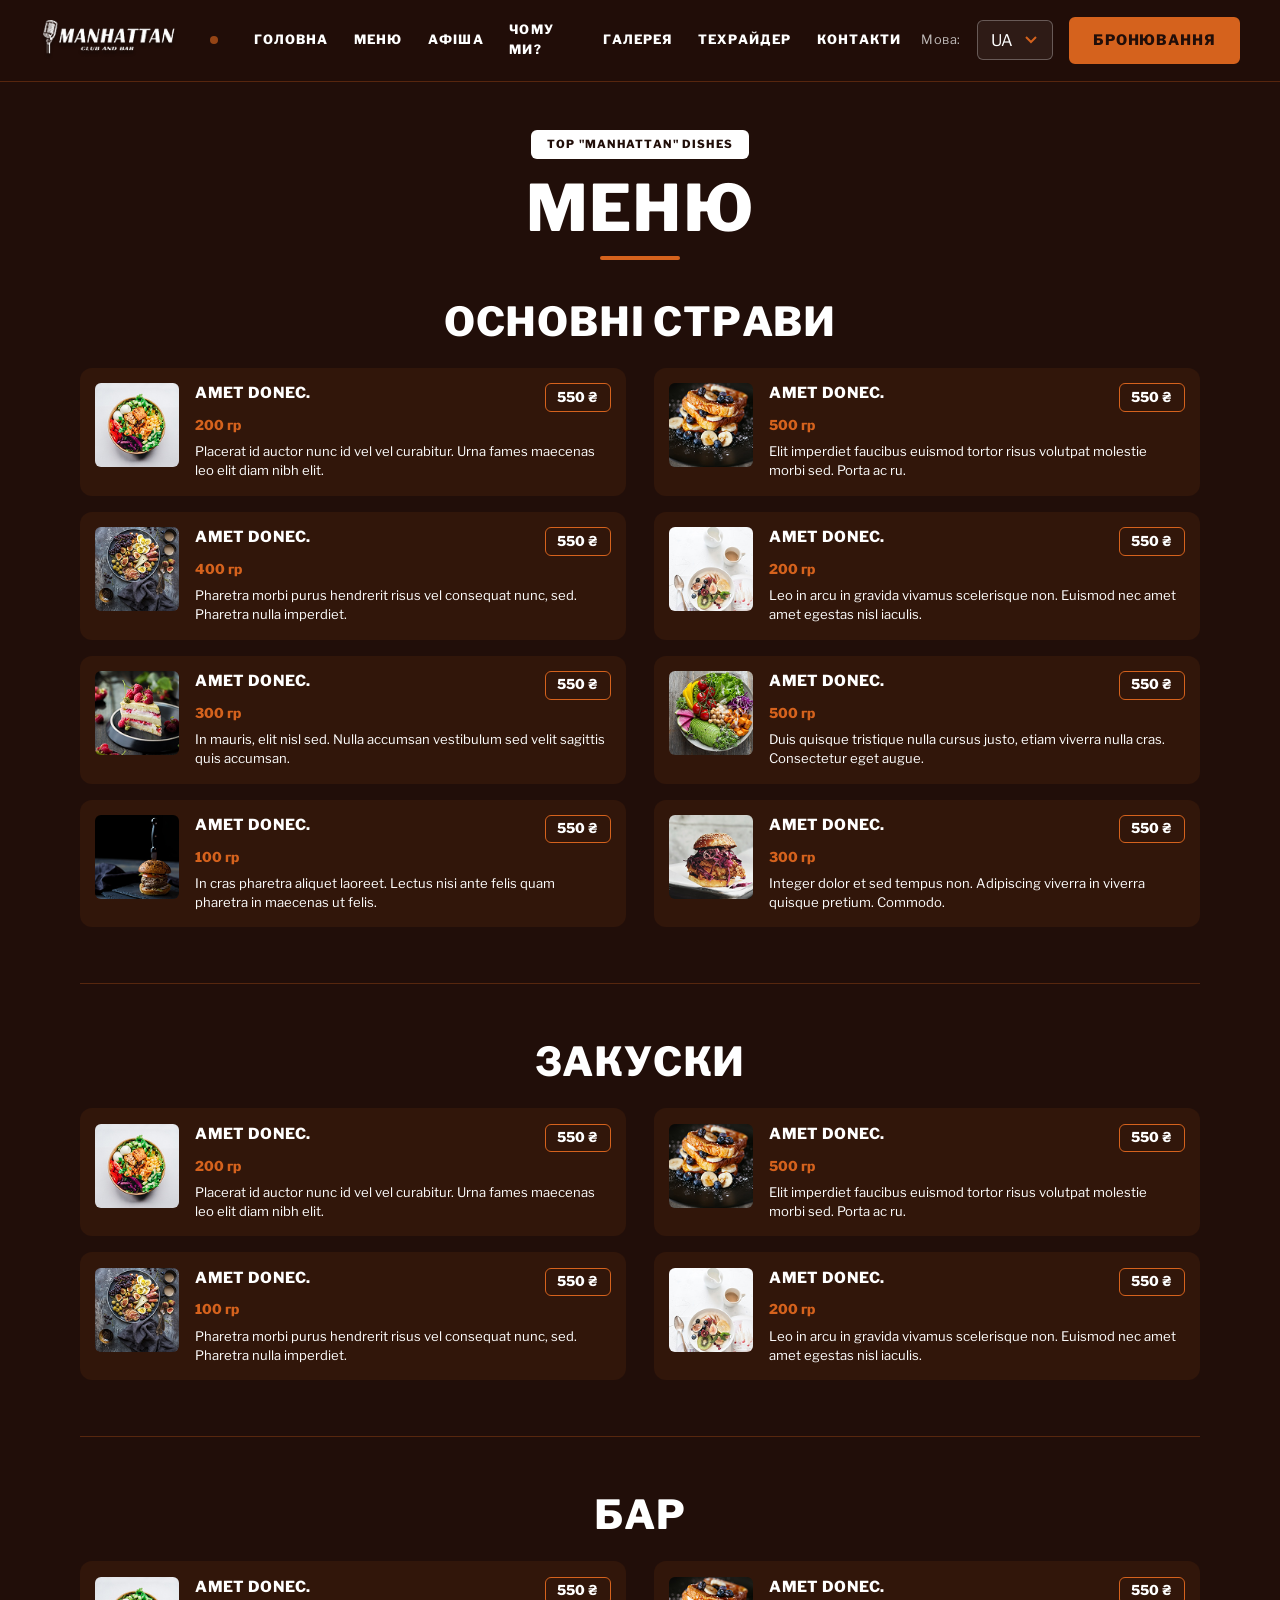
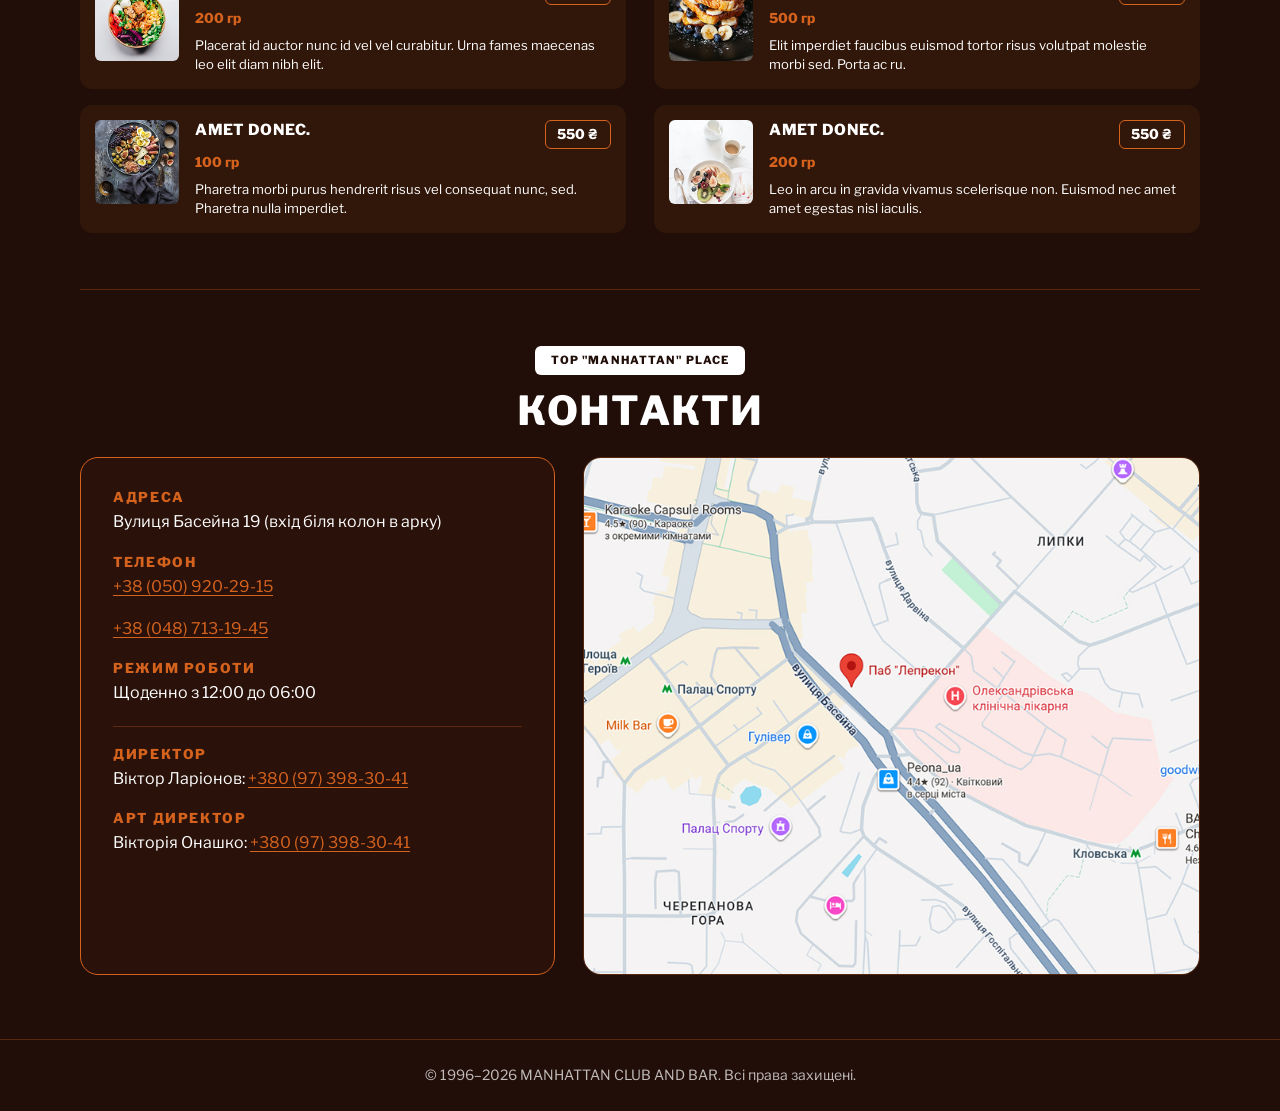
<file: menu.html>
<!DOCTYPE html>
<html lang="uk">
<head>
    <meta charset="UTF-8">
    <meta name="viewport" content="width=device-width, initial-scale=1.0">
    <title>MANHATTAN Club and Bar — Меню</title>
    <meta name="theme-color" content="#210E09">
    <link rel="stylesheet" href="css/style.css">
</head>
<body>

    <!-- ШАПКА САЙТУ -->
    <header>
        <a href="index.html">
            <img src="images/icon_manhetten.png" alt="MANHATTAN Club and Bar">
        </a>
        <!-- Прихована кнопка-«важіль»: відкриває вікно входу адміністратора -->
        <button type="button" class="admin-secret" popovertarget="admin-login" aria-label="Вхід для адміністратора"></button>
        <!-- Бургер-меню (чистий CSS: прихований чекбокс + label) -->
        <input type="checkbox" id="nav-toggle" class="nav-toggle" aria-label="Відкрити меню навігації">
        <label for="nav-toggle" class="burger"><span></span></label>
        
        <!-- Головне навігаційне меню -->
        <nav>
    <ul>
        <li><a href="index.html">Головна</a></li>
        <li><a href="menu.html">Меню</a></li>
        <li><a href="affiche.html">Афіша</a></li>
        <li><a href="about.html">Чому ми?</a></li>
        <li><a href="galery.html">Галерея</a></li>
        <li><a href="index.html#techrider">Техрайдер</a></li>
        <li><a href="#contacts">Контакти</a></li>
    </ul>
</nav>

        <!-- Вибір мови -->
        <label for="lang-select">Мова:</label>
        <select id="lang-select" name="language">
            <option value="ua" selected>UA</option>
            <option value="en">EN</option>
        </select>

        <!-- Кнопка відкриття першого вспливаючого вікна бронювання -->
        <button type="button" popovertarget="booking-modal-step1">БРОНЮВАННЯ</button>
    </header>

    <hr>

    <!-- ОСНОВНИЙ КОНТЕНТ МЕНЮ -->
    <main>

        <!-- Заголовок сторінки -->
        <section id="menu-header">
            <p>TOP "MANHATTAN" DISHES</p>
            <h1>МЕНЮ</h1>
        </section>

        <!-- РАЗДЕЛ 1: ОСНОВНІ СТРАВИ -->
        <section id="main-courses">
            <h2>ОСНОВНІ СТРАВИ</h2>

            <div class="dishes-grid">
                <!-- Страва 1 -->
                <article class="dish-card">
                    <button type="button" popovertarget="dish-modal-1" aria-label="Детальніше про AMET DONEC">
                        <img src="images/dish1.png" alt="AMET DONEC">
                    </button>
                    <h3>AMET DONEC.</h3>
                    <p class="dish-weight">200 гр</p>
                    <p class="dish-price"><strong>550 ₴</strong></p>
                    <p class="dish-desc">Placerat id auctor nunc id vel vel curabitur. Urna fames maecenas leo elit diam nibh elit.</p>
                </article>

                <!-- Страва 2 -->
                <article class="dish-card">
                    <button type="button" popovertarget="dish-modal-2" aria-label="Детальніше про AMET DONEC">
                        <img src="images/dish2.png" alt="AMET DONEC">
                    </button>
                    <h3>AMET DONEC.</h3>
                    <p class="dish-weight">500 гр</p>
                    <p class="dish-price"><strong>550 ₴</strong></p>
                    <p class="dish-desc">Elit imperdiet faucibus euismod tortor risus volutpat molestie morbi sed. Porta ac ru.</p>
                </article>

                <!-- Страва 3 -->
                <article class="dish-card">
                    <button type="button" popovertarget="dish-modal-3" aria-label="Детальніше про AMET DONEC">
                        <img src="images/dish3.png" alt="AMET DONEC">
                    </button>
                    <h3>AMET DONEC.</h3>
                    <p class="dish-weight">400 гр</p>
                    <p class="dish-price"><strong>550 ₴</strong></p>
                    <p class="dish-desc">Pharetra morbi purus hendrerit risus vel consequat nunc, sed. Pharetra nulla imperdiet.</p>
                </article>

                <!-- Страва 4 -->
                <article class="dish-card">
                    <button type="button" popovertarget="dish-modal-4" aria-label="Детальніше про AMET DONEC">
                        <img src="images/dish4.png" alt="AMET DONEC">
                    </button>
                    <h3>AMET DONEC.</h3>
                    <p class="dish-weight">200 гр</p>
                    <p class="dish-price"><strong>550 ₴</strong></p>
                    <p class="dish-desc">Leo in arcu in gravida vivamus scelerisque non. Euismod nec amet amet egestas nisl iaculis.</p>
                </article>

                <!-- Страва 5 -->
                <article class="dish-card">
                    <button type="button" popovertarget="dish-modal-5" aria-label="Детальніше про AMET DONEC">
                        <img src="images/dish5.png" alt="AMET DONEC">
                    </button>
                    <h3>AMET DONEC.</h3>
                    <p class="dish-weight">300 гр</p>
                    <p class="dish-price"><strong>550 ₴</strong></p>
                    <p class="dish-desc">In mauris, elit nisl sed. Nulla accumsan vestibulum sed velit sagittis quis accumsan.</p>
                </article>

                <!-- Страва 6 -->
                <article class="dish-card">
                    <button type="button" popovertarget="dish-modal-6" aria-label="Детальніше про AMET DONEC">
                        <img src="images/dish6.png" alt="AMET DONEC">
                    </button>
                    <h3>AMET DONEC.</h3>
                    <p class="dish-weight">500 гр</p>
                    <p class="dish-price"><strong>550 ₴</strong></p>
                    <p class="dish-desc">Duis quisque tristique nulla cursus justo, etiam viverra nulla cras. Consectetur eget augue.</p>
                </article>

                <!-- Страва 7 -->
                <article class="dish-card">
                    <button type="button" popovertarget="dish-modal-7" aria-label="Детальніше про AMET DONEC">
                        <img src="images/dish7.png" alt="AMET DONEC">
                    </button>
                    <h3>AMET DONEC.</h3>
                    <p class="dish-weight">100 гр</p>
                    <p class="dish-price"><strong>550 ₴</strong></p>
                    <p class="dish-desc">In cras pharetra aliquet laoreet. Lectus nisi ante felis quam pharetra in maecenas ut felis.</p>
                </article>

                <!-- Страва 8 -->
                <article class="dish-card">
                    <button type="button" popovertarget="dish-modal-8" aria-label="Детальніше про AMET DONEC">
                        <img src="images/dish8.png" alt="AMET DONEC">
                    </button>
                    <h3>AMET DONEC.</h3>
                    <p class="dish-weight">300 гр</p>
                    <p class="dish-price"><strong>550 ₴</strong></p>
                    <p class="dish-desc">Integer dolor et sed tempus non. Adipiscing viverra in viverra quisque pretium. Commodo.</p>
                </article>
            </div>
        </section>

        <hr>

        <!-- РАЗДЕЛ 2: ЗАКУСКИ -->
        <section id="appetizers">
            <h2>ЗАКУСКИ</h2>

            <div class="dishes-grid">
                <article class="dish-card">
                    <button type="button" popovertarget="dish-modal-1" aria-label="Детальніше про AMET DONEC">
                        <img src="images/dish1.png" alt="AMET DONEC">
                    </button>
                    <h3>AMET DONEC.</h3>
                    <p class="dish-weight">200 гр</p>
                    <p class="dish-price"><strong>550 ₴</strong></p>
                    <p class="dish-desc">Placerat id auctor nunc id vel vel curabitur. Urna fames maecenas leo elit diam nibh elit.</p>
                </article>

                <article class="dish-card">
                    <button type="button" popovertarget="dish-modal-2" aria-label="Детальніше про AMET DONEC">
                        <img src="images/dish2.png" alt="AMET DONEC">
                    </button>
                    <h3>AMET DONEC.</h3>
                    <p class="dish-weight">500 гр</p>
                    <p class="dish-price"><strong>550 ₴</strong></p>
                    <p class="dish-desc">Elit imperdiet faucibus euismod tortor risus volutpat molestie morbi sed. Porta ac ru.</p>
                </article>

                <article class="dish-card">
                    <button type="button" popovertarget="dish-modal-3" aria-label="Детальніше про AMET DONEC">
                        <img src="images/dish3.png" alt="AMET DONEC">
                    </button>
                    <h3>AMET DONEC.</h3>
                    <p class="dish-weight">100 гр</p>
                    <p class="dish-price"><strong>550 ₴</strong></p>
                    <p class="dish-desc">Pharetra morbi purus hendrerit risus vel consequat nunc, sed. Pharetra nulla imperdiet.</p>
                </article>

                <article class="dish-card">
                    <button type="button" popovertarget="dish-modal-4" aria-label="Детальніше про AMET DONEC">
                        <img src="images/dish4.png" alt="AMET DONEC">
                    </button>
                    <h3>AMET DONEC.</h3>
                    <p class="dish-weight">200 гр</p>
                    <p class="dish-price"><strong>550 ₴</strong></p>
                    <p class="dish-desc">Leo in arcu in gravida vivamus scelerisque non. Euismod nec amet amet egestas nisl iaculis.</p>
                </article>
            </div>
        </section>

        <hr>

        <!-- РАЗДЕЛ 3: БАР -->
        <section id="bar">
            <h2>БАР</h2>

            <div class="dishes-grid">
                <article class="dish-card">
                    <button type="button" popovertarget="dish-modal-1" aria-label="Детальніше про AMET DONEC">
                        <img src="images/dish1.png" alt="AMET DONEC">
                    </button>
                    <h3>AMET DONEC.</h3>
                    <p class="dish-weight">200 гр</p>
                    <p class="dish-price"><strong>550 ₴</strong></p>
                    <p class="dish-desc">Placerat id auctor nunc id vel vel curabitur. Urna fames maecenas leo elit diam nibh elit.</p>
                </article>

                <article class="dish-card">
                    <button type="button" popovertarget="dish-modal-2" aria-label="Детальніше про AMET DONEC">
                        <img src="images/dish2.png" alt="AMET DONEC">
                    </button>
                    <h3>AMET DONEC.</h3>
                    <p class="dish-weight">500 гр</p>
                    <p class="dish-price"><strong>550 ₴</strong></p>
                    <p class="dish-desc">Elit imperdiet faucibus euismod tortor risus volutpat molestie morbi sed. Porta ac ru.</p>
                </article>

                <article class="dish-card">
                    <button type="button" popovertarget="dish-modal-3" aria-label="Детальніше про AMET DONEC">
                        <img src="images/dish3.png" alt="AMET DONEC">
                    </button>
                    <h3>AMET DONEC.</h3>
                    <p class="dish-weight">100 гр</p>
                    <p class="dish-price"><strong>550 ₴</strong></p>
                    <p class="dish-desc">Pharetra morbi purus hendrerit risus vel consequat nunc, sed. Pharetra nulla imperdiet.</p>
                </article>

                <article class="dish-card">
                    <button type="button" popovertarget="dish-modal-4" aria-label="Детальніше про AMET DONEC">
                        <img src="images/dish4.png" alt="AMET DONEC">
                    </button>
                    <h3>AMET DONEC.</h3>
                    <p class="dish-weight">200 гр</p>
                    <p class="dish-price"><strong>550 ₴</strong></p>
                    <p class="dish-desc">Leo in arcu in gravida vivamus scelerisque non. Euismod nec amet amet egestas nisl iaculis.</p>
                </article>
            </div>
        </section>

        <hr>

        <!-- Секція КОНТАКТИ -->
        <section id="contacts">
            <p>TOP "MANHATTAN" PLACE</p>
            <h2>КОНТАКТИ</h2>

            <div>
                <h3>АДРЕСА</h3>
                <p>Вулиця Басейна 19 (вхід біля колон в арку)</p>

                <h3>ТЕЛЕФОН</h3>
                <p><a href="tel:+78127131945">+38 (050) 920-29-15</a></p>
                <p><a href="tel:+380487131945">+38 (048) 713-19-45</a></p>

                <h3>РЕЖИМ РОБОТИ</h3>
                <p>Щоденно з 12:00 до 06:00</p>

                <hr>

                <h3>ДИРЕКТОР</h3>
                <p>Віктор Ларіонов: <a href="tel:+380973983041">+380 (97) 398-30-41</a></p>

                <h3>АРТ ДИРЕКТОР</h3>
                <p>Вікторія Онашко: <a href="tel:+380973983041">+380 (97) 398-30-41</a></p>
            </div>

            <!-- Карта розташування -->
            <div>
                <h3>КАРТА</h3>
                <a href="https://maps.google.com/?q=вулиця+Басейна+19+Київ" target="_blank" rel="noopener" title="Відкрити карту в Google Maps">
                    <img src="images/map.jpg" alt="Карта розташування закладу за адресою вул. Басейна 19">
                </a>
            </div>
        </section>

    </main>

    <hr>

    <!-- ФУТЕР (ПІДВАЛ) -->
    <footer>
        <p>&copy; 1996–2026 MANHATTAN CLUB AND BAR. Всі права захищені.</p>
    </footer>

    <!-- ВСПЛИВАЮЧЕ ВІКНО КАРТКИ СТРАВИ -->

    <div id="dish-modal-1" popover>
        <header>
            <p><strong>ОСНОВНІ СТРАВИ</strong></p>
            <button type="button" popovertarget="dish-modal-1" popovertargetaction="hide" aria-label="Закрити">&times;</button>
        </header>
        
        <article>
            <img src="images/dish1.png" alt="AMET DONEC.">
            <h3>AMET DONEC.</h3>
            <p><strong>200 ГРН</strong></p>
            <p>Quam massa pretium et venenatis. Fringilla sagittis, arcu massa, in sem viverra consequat. Tempus sed est interdum eget nisi, nec fames. Eget amet hac varius aliquam. Mattis egestas suspendisse convallis eu arcu et aliquet.</p>
            <p>Porttitor risus sociis vitae nunc id lacus eget felis. Viverra et purus nibh ut. Sed ac leo sit posuere vulputate sed morbi. Donec gravida at turpis sed pulvinar. A nibh non consectetur morbi in arcu, in pellentesque mauris.</p>
        </article>
    </div>

    <div id="dish-modal-2" popover>
        <header>
            <p><strong>ОСНОВНІ СТРАВИ</strong></p>
            <button type="button" popovertarget="dish-modal-2" popovertargetaction="hide" aria-label="Закрити">&times;</button>
        </header>
        
        <article>
            <img src="images/dish2.png" alt="AMET DONEC.">
            <h3>AMET DONEC.</h3>
            <p><strong>500 ГРН</strong></p>
            <p>Quam massa pretium et venenatis. Fringilla sagittis, arcu massa, in sem viverra consequat. Tempus sed est interdum eget nisi, nec fames. Eget amet hac varius aliquam. Mattis egestas suspendisse convallis eu arcu et aliquet.</p>
            <p>Porttitor risus sociis vitae nunc id lacus eget felis. Viverra et purus nibh ut. Sed ac leo sit posuere vulputate sed morbi. Donec gravida at turpis sed pulvinar. A nibh non consectetur morbi in arcu, in pellentesque mauris.</p>
        </article>
    </div>

    <div id="dish-modal-3" popover>
        <header>
            <p><strong>ОСНОВНІ СТРАВИ</strong></p>
            <button type="button" popovertarget="dish-modal-3" popovertargetaction="hide" aria-label="Закрити">&times;</button>
        </header>
        
        <article>
            <img src="images/dish3.png" alt="AMET DONEC.">
            <h3>AMET DONEC.</h3>
            <p><strong>400 ГРН</strong></p>
            <p>Quam massa pretium et venenatis. Fringilla sagittis, arcu massa, in sem viverra consequat. Tempus sed est interdum eget nisi, nec fames. Eget amet hac varius aliquam. Mattis egestas suspendisse convallis eu arcu et aliquet.</p>
            <p>Porttitor risus sociis vitae nunc id lacus eget felis. Viverra et purus nibh ut. Sed ac leo sit posuere vulputate sed morbi. Donec gravida at turpis sed pulvinar. A nibh non consectetur morbi in arcu, in pellentesque mauris.</p>
        </article>
    </div>

    <div id="dish-modal-4" popover>
        <header>
            <p><strong>ОСНОВНІ СТРАВИ</strong></p>
            <button type="button" popovertarget="dish-modal-4" popovertargetaction="hide" aria-label="Закрити">&times;</button>
        </header>
        
        <article>
            <img src="images/dish4.png" alt="AMET DONEC.">
            <h3>AMET DONEC.</h3>
            <p><strong>200 ГРН</strong></p>
            <p>Quam massa pretium et venenatis. Fringilla sagittis, arcu massa, in sem viverra consequat. Tempus sed est interdum eget nisi, nec fames. Eget amet hac varius aliquam. Mattis egestas suspendisse convallis eu arcu et aliquet.</p>
            <p>Porttitor risus sociis vitae nunc id lacus eget felis. Viverra et purus nibh ut. Sed ac leo sit posuere vulputate sed morbi. Donec gravida at turpis sed pulvinar. A nibh non consectetur morbi in arcu, in pellentesque mauris.</p>
        </article>
    </div>

    <div id="dish-modal-5" popover>
        <header>
            <p><strong>ОСНОВНІ СТРАВИ</strong></p>
            <button type="button" popovertarget="dish-modal-5" popovertargetaction="hide" aria-label="Закрити">&times;</button>
        </header>
        
        <article>
            <img src="images/dish5.png" alt="AMET DONEC.">
            <h3>AMET DONEC.</h3>
            <p><strong>300 ГРН</strong></p>
            <p>Quam massa pretium et venenatis. Fringilla sagittis, arcu massa, in sem viverra consequat. Tempus sed est interdum eget nisi, nec fames.</p>
        </article>
    </div>

    <div id="dish-modal-6" popover>
        <header>
            <p><strong>ОСНОВНІ СТРАВИ</strong></p>
            <button type="button" popovertarget="dish-modal-6" popovertargetaction="hide" aria-label="Закрити">&times;</button>
        </header>
        
        <article>
            <img src="images/dish6.png" alt="AMET DONEC.">
            <h3>AMET DONEC.</h3>
            <p><strong>500 ГРН</strong></p>
            <p>Quam massa pretium et venenatis. Fringilla sagittis, arcu massa, in sem viverra consequat. Tempus sed est interdum eget nisi, nec fames.</p>
        </article>
    </div>

    <div id="dish-modal-7" popover>
        <header>
            <p><strong>ОСНОВНІ СТРАВИ</strong></p>
            <button type="button" popovertarget="dish-modal-7" popovertargetaction="hide" aria-label="Закрити">&times;</button>
        </header>
        
        <article>
            <img src="images/dish7.png" alt="AMET DONEC.">
            <h3>AMET DONEC.</h3>
            <p><strong>100 ГРН</strong></p>
            <p>Quam massa pretium et venenatis. Fringilla sagittis, arcu massa, in sem viverra consequat. Tempus sed est interdum eget nisi, nec fames.</p>
        </article>
    </div>

    <div id="dish-modal-8" popover>
        <header>
            <p><strong>ОСНОВНІ СТРАВИ</strong></p>
            <button type="button" popovertarget="dish-modal-8" popovertargetaction="hide" aria-label="Закрити">&times;</button>
        </header>
        
        <article>
            <img src="images/dish8.png" alt="AMET DONEC.">
            <h3>AMET DONEC.</h3>
            <p><strong>300 ГРН</strong></p>
            <p>Quam massa pretium et venenatis. Fringilla sagittis, arcu massa, in sem viverra consequat. Tempus sed est interdum eget nisi, nec fames.</p>
        </article>
    </div>


    <!-- ВСПЛИВАЮЧІ ВІКНА БРОНЮВАННЯ -->

    <!-- ВСПЛИВАЮЧЕ ВІКНО 1: Введення даних користувача (ГОЛОВНЕ ОКРЕМЕ ВІКНО) -->
    <div id="booking-modal-step1" popover>
        <header>
            <h2>БРОНЮВАННЯ</h2>
            <button type="button" popovertarget="booking-modal-step1" popovertargetaction="hide" aria-label="Закрити">&times;</button>
        </header>

        <form>
            <p>
                <label for="fio"><strong>ВВЕДІТЬ ВАШ ПІБ:</strong></label><br>
                <input type="text" id="fio" name="fio" placeholder="Іванов Іван Іванович" minlength="5" autocomplete="name" required>
            </p>

            <p>
                <label for="phone"><strong>ВВЕДІТЬ НОМЕР ТЕЛЕФОНУ:</strong></label><br>
                <input type="tel" id="phone" name="phone" placeholder="+380XXXXXXXXX" pattern="\+380[0-9]{9}" title="Формат: +380XXXXXXXXX" inputmode="tel" autocomplete="tel" required>
            </p>

            <p>
                <label for="guests"><strong>ВВЕДІТЬ КІЛЬКІСТЬ ОСІБ ЗА СТОЛИК:</strong></label><br>
                <input type="number" id="guests" name="guests" min="1" max="20" placeholder="2" required>
            </p>

            <p>
                <label for="cert"><strong>ВВЕДІТЬ АКЦІЙНИЙ СЕРТИФІКАТ (ЗА НАЯВНОСТІ):</strong></label><br>
                <input type="text" id="cert" name="certificate" placeholder="XXXX-XXXX" pattern="[A-Za-z0-9]{4}-[A-Za-z0-9]{4}" title="Формат: XXXX-XXXX">
            </p>

            <p>
                <label for="comments"><strong>ДОДАТКОВІ ПОБАЖАННЯ (ЗА ПОТРЕБИ):</strong></label><br>
                <textarea id="comments" name="comments" rows="3" placeholder="Ваші побажання..."></textarea>
            </p>

            <div>
                <img src="images/booking-preview.png" alt="Попередній перегляд зали">
            </div>
            <br>
            <!-- Відкриває Крок 2 поверх Кроку 1 -->
            <button type="button" class="booking-next" popovertarget="booking-modal-step2" popovertargetaction="show">ДАЛІ</button>
        <button type="button" class="booking-next-off" disabled>ДАЛІ</button>
        </form>

        <!-- ВСПЛИВАЮЧЕ ВІКНО 2: Вибір дати (ВКЛАДЕНЕ В КРОК 1) -->
        <div id="booking-modal-step2" popover>
            <header>
                <h2>БРОНЮВАННЯ</h2>
                <button type="button" popovertarget="booking-modal-step1" popovertargetaction="hide" aria-label="Закрити">&times;</button>
            </header>

            <form>
                <fieldset>
                    <legend><strong>ОБЕРІТЬ ДЕНЬ:</strong></legend>
                    <input type="date" id="booking-date" name="booking_date" required>
                </fieldset>

                <fieldset>
                    <legend><strong>ВІЛЬНИЙ ЧАС (*ЧАС ВАШОГО ПРИХОДУ):</strong></legend>

                    <p>
                        <span><strong>ЗАНЯТО:</strong> [Заповнена кнопка]</span> | 
                        <span><strong>ВІЛЬНО:</strong> [Прозора кнопка]</span>
                    </p>

                    <div>
                        <label><input type="radio" name="time_slot" value="12:00" disabled> 12:00 (Занято)</label><br>
                        <label><input type="radio" name="time_slot" value="14:00" required> 14:00 (Вільно)</label><br>
                        <label><input type="radio" name="time_slot" value="16:00" required> 16:00 (Вільно)</label><br>
                        <label><input type="radio" name="time_slot" value="18:00" required> 18:00 (Вільно)</label><br>
                        <label><input type="radio" name="time_slot" value="20:00" disabled> 20:00 (Занято)</label><br>
                        <label><input type="radio" name="time_slot" value="22:00" required> 22:00 (Вільно)</label><br>
                        <label><input type="radio" name="time_slot" value="00:00" required> 00:00 (Вільно)</label><br>
                        <label><input type="radio" name="time_slot" value="02:00" required> 02:00 (Вільно)</label>
                    </div>
                </fieldset>

                <br>
                <!-- НАЗАД закриває Крок 2 і повертає до Кроку 1 -->
                <button type="button" popovertarget="booking-modal-step2" popovertargetaction="hide">НАЗАД</button>
                <!-- Відкриває Крок 3 поверх Кроку 2 -->
                <button type="button" class="booking-finish" popovertarget="booking-modal-step3" popovertargetaction="show">ЗАВЕРШИТИ</button>
            <button type="button" class="booking-finish-off" disabled>ЗАВЕРШИТИ</button>
            </form>

            <!-- ВСПЛИВАЮЧЕ ВІКНО 3: Підтвердження (ВКЛАДЕНЕ В КРОК 2) -->
            <div id="booking-modal-step3" popover>
                <header>
                    <h2>БРОНЮВАННЯ</h2>
                    <button type="button" popovertarget="booking-modal-step1" popovertargetaction="hide" aria-label="Закрити">&times;</button>
                </header>

                <section>
                    <h3>ДЯКУЮ! ВИ ЗАБРОНЮВАЛИ СТОЛИК</h3>
                    <p><em>*НЕЗАБАРОМ ВАМ НАДІЙДЕ СМС ЗА ВКАЗАНИМ НОМЕРОМ. ЗА НАЯВНОСТІ ПИТАНЬ, ЗВЕРТАЙТЕСЯ ЗА НОМЕРОМ В СМС</em></p>
                    
                    <br>
                    <!-- СУПЕР закриває повністю весь комплекс вікон -->
                    <button type="button" popovertarget="booking-modal-step1" popovertargetaction="hide">СУПЕР!</button>
                </section>
            </div>
        </div>
    </div>

    <!-- Вікно входу адміністратора (Popover API, без JS) -->
    <div id="admin-login" popover>
        <header>
            <h2>Вхід для адміністратора</h2>
            <button type="button" popovertarget="admin-login" popovertargetaction="hide" aria-label="Закрити">&times;</button>
        </header>
        <form action="admin.html" method="get">
            <p>
                <label for="admin-user">Логін</label><br>
                <input type="text" id="admin-user" placeholder="admin" minlength="3" autocomplete="username" required>
            </p>
            <p>
                <label for="admin-pass">Пароль</label><br>
                <input type="password" id="admin-pass" placeholder="••••••••" minlength="6" autocomplete="current-password" required>
            </p>
            <button type="submit">Увійти</button>
        </form>
    </div>
</body>
</html>
</file>
<file: css/style.css>
/* MANHATTAN Club and Bar — головний файл стилів
   Усі стилі підключаються через @import.
   Порядок важливий: шрифт -> база -> макет -> компоненти. */

/* Шрифт з брендбуку: Libre (Franklin) — Regular 400 та ExtraBold 800 */
@import url("https://fonts.googleapis.com/css2?family=Libre+Franklin:ital,wght@0,400;0,600;0,800;1,800&display=swap");

@import url("base.css");       /* змінні, скидання, типографіка, посилання, списки */
@import url("layout.css");     /* шапка, сітки Flexbox/Grid, медіазапити */
@import url("components.css"); /* кнопки, форми, картки, акордеон, модальні вікна, таблиці */
</file>
